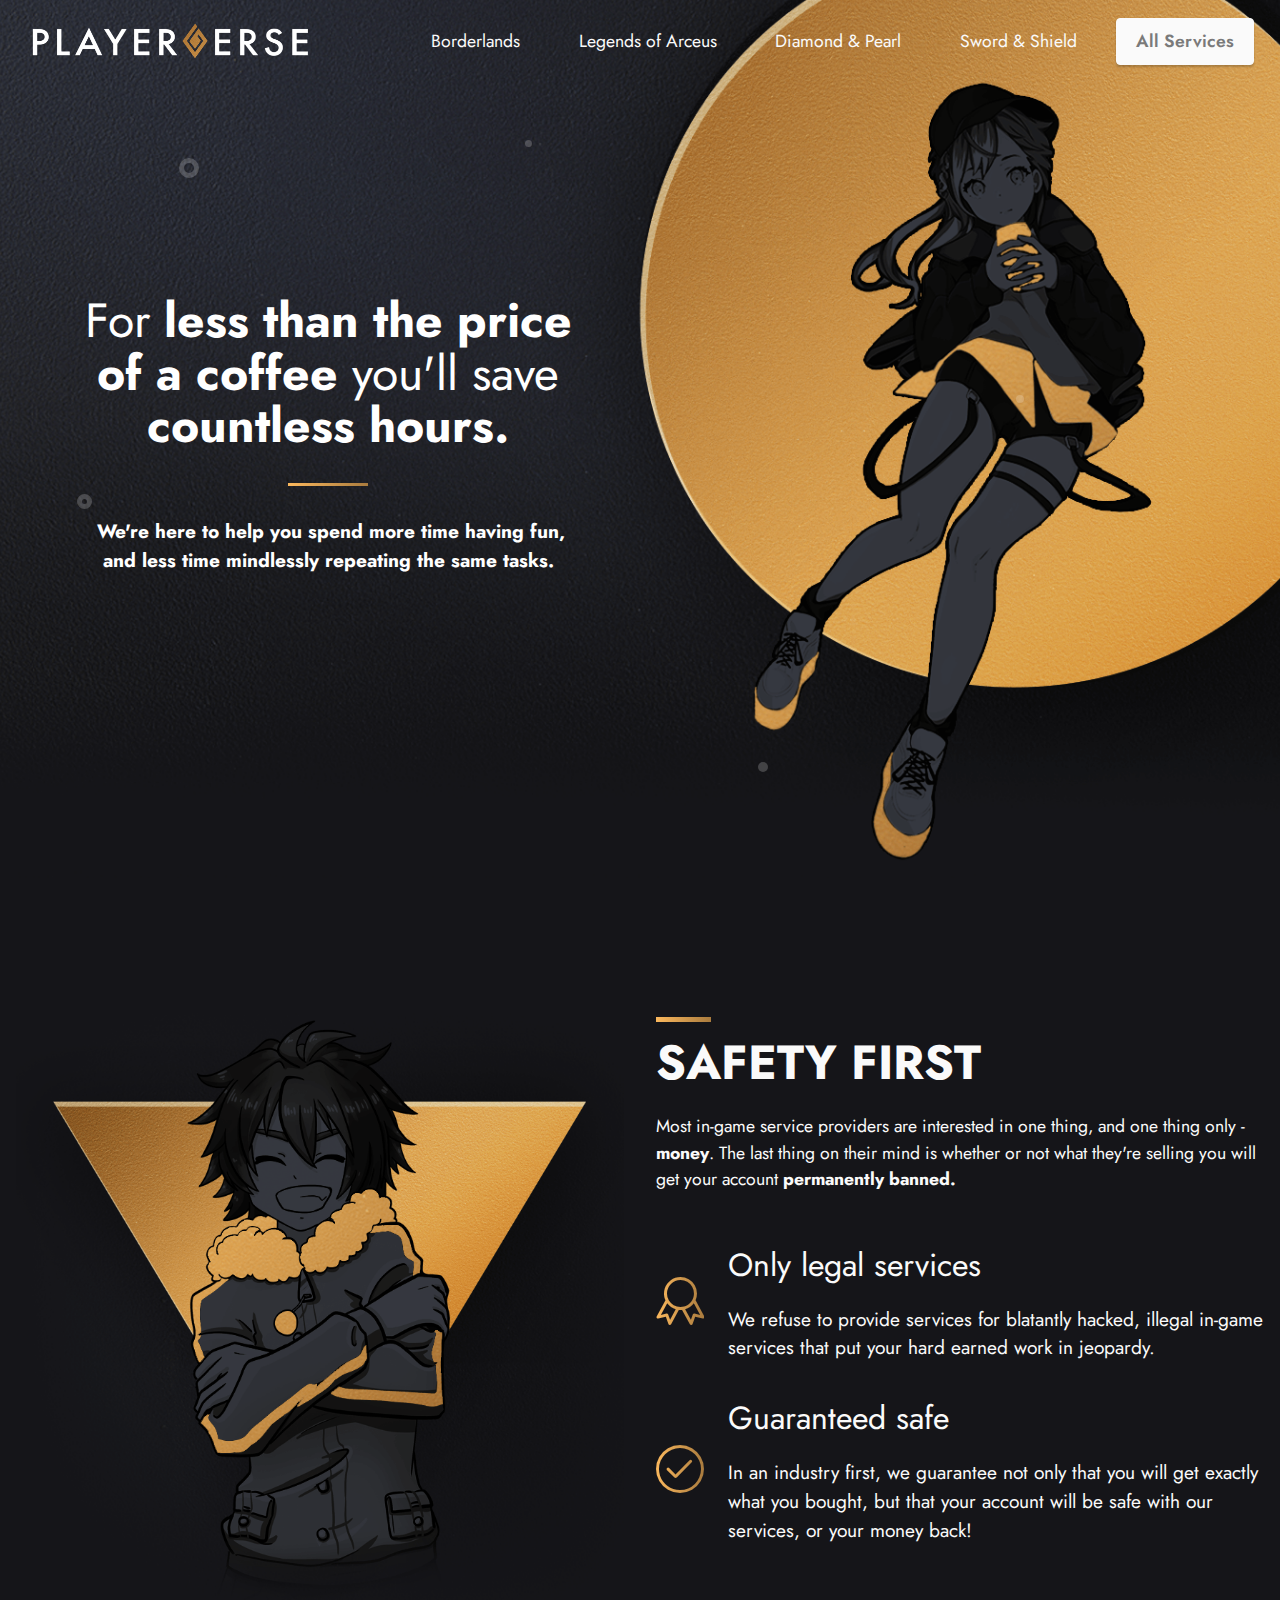
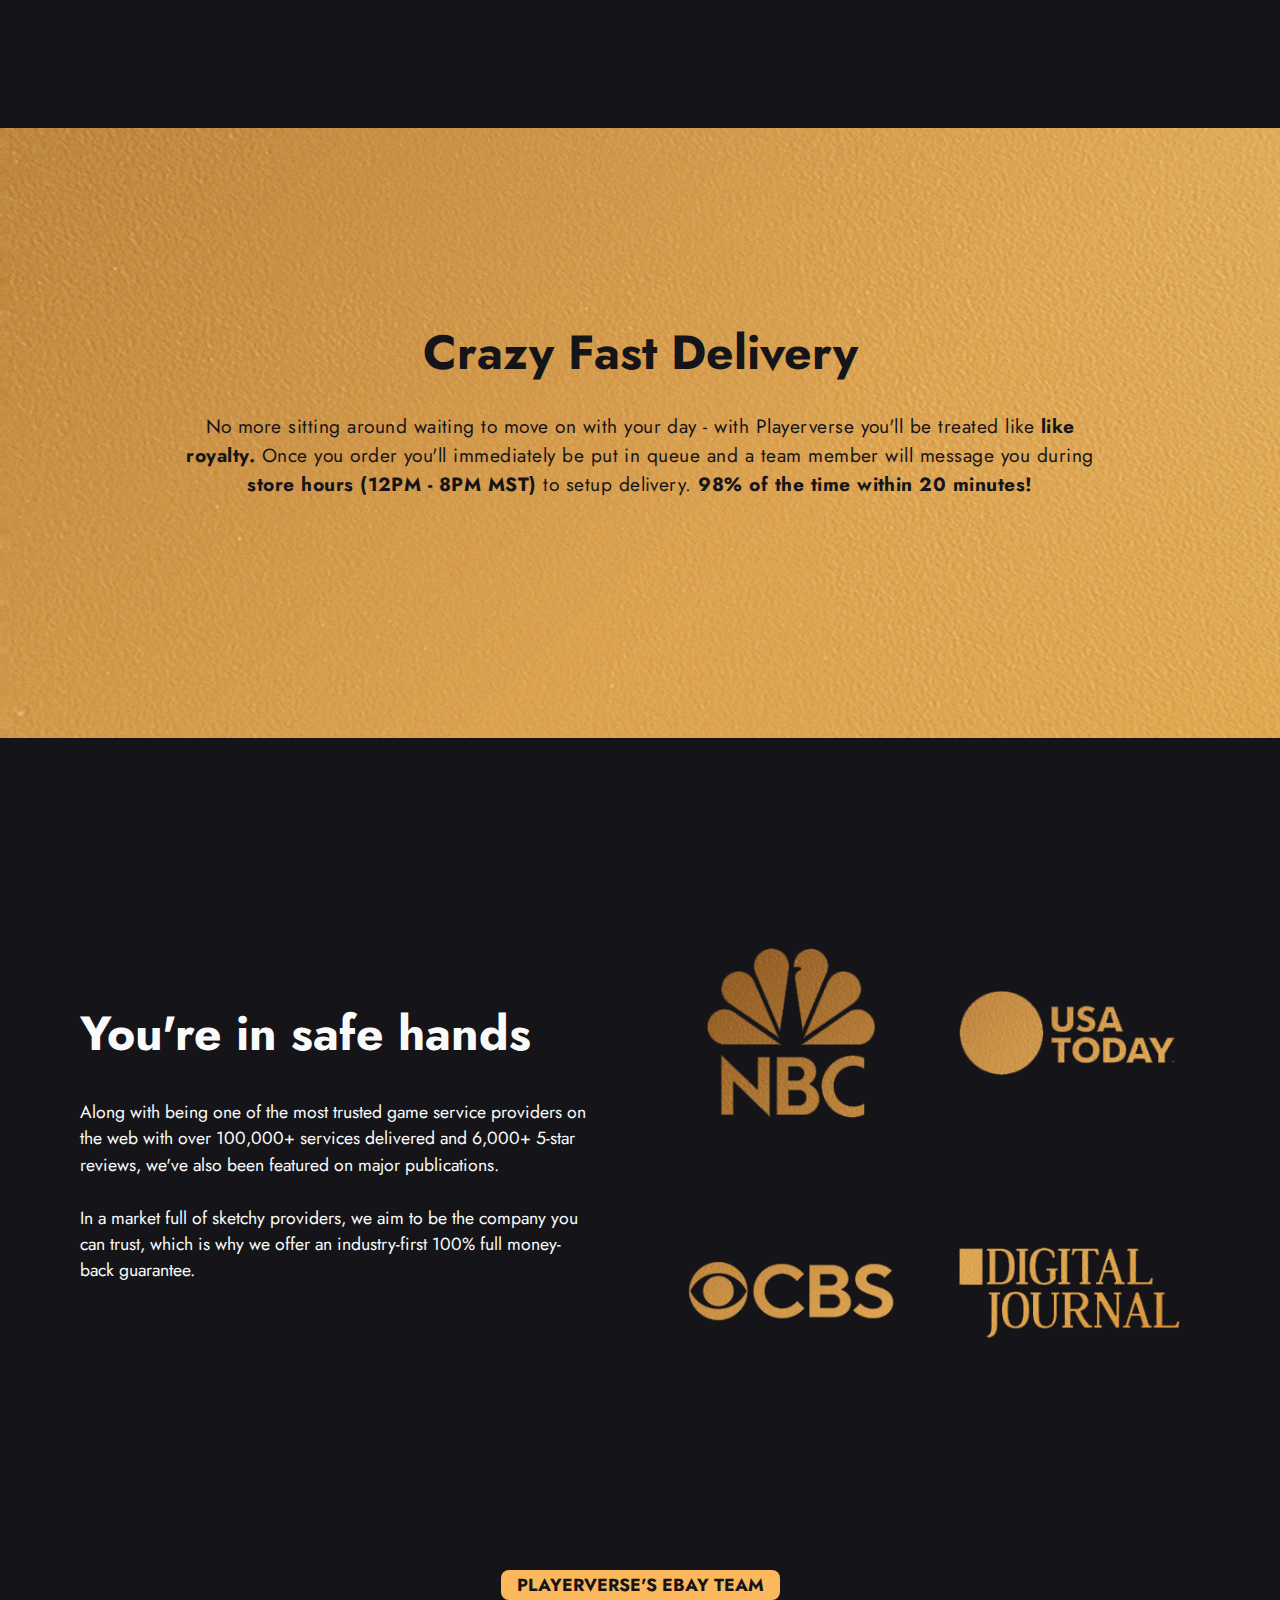
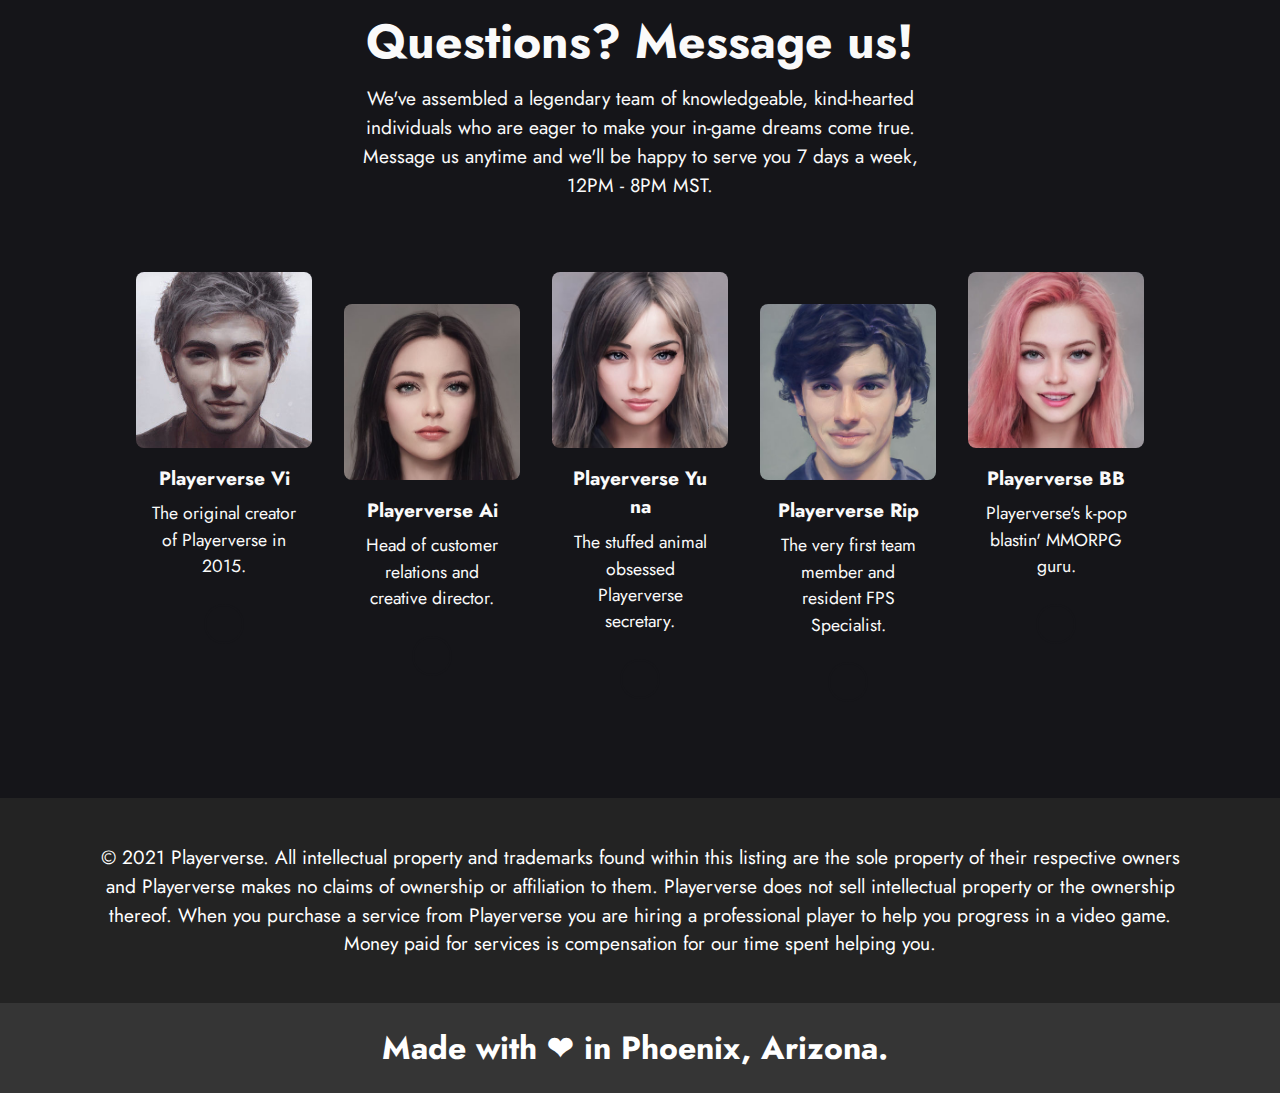
<file: index.html>
<!DOCTYPE html>
<html  >
<head>
  
  <meta charset="UTF-8">
  <meta http-equiv="X-UA-Compatible" content="IE=edge">
  
  <meta name="viewport" content="width=device-width, initial-scale=1, minimum-scale=1">
  <link rel="shortcut icon" href="assets/images/playerverse-light-logo-gold-3-727x121.png" type="image/x-icon">
  <meta name="description" content="">
  
  
  <title>Home</title>
  <link rel="stylesheet" href="assets/web/assets/mobirise-icons/mobirise-icons.css">
  <link rel="stylesheet" href="assets/web/assets/mobirise-icons2/mobirise2.css">
  <link rel="stylesheet" href="assets/simple-line-icons/simple-line-icons.css">
  <link rel="stylesheet" href="assets/font-awesome/css/font-awesome.css">
  <link rel="stylesheet" href="assets/tether/tether.min.css">
  <link rel="stylesheet" href="assets/bootstrap/css/bootstrap.min.css">
  <link rel="stylesheet" href="assets/bootstrap/css/bootstrap-grid.min.css">
  <link rel="stylesheet" href="assets/bootstrap/css/bootstrap-reboot.min.css">
  <link rel="stylesheet" href="assets/dropdown/css/style.css">
  <link rel="stylesheet" href="assets/socicon/css/styles.css">
  <link rel="stylesheet" href="assets/theme/css/style.css">
  <link rel="preload" href="https://fonts.googleapis.com/css?family=Jost:100,200,300,400,500,600,700,800,900,100i,200i,300i,400i,500i,600i,700i,800i,900i&display=swap" as="style" onload="this.onload=null;this.rel='stylesheet'">
  <noscript><link rel="stylesheet" href="https://fonts.googleapis.com/css?family=Jost:100,200,300,400,500,600,700,800,900,100i,200i,300i,400i,500i,600i,700i,800i,900i&display=swap"></noscript>
  <link rel="preload" as="style" href="assets/mobirise/css/mbr-additional.css"><link rel="stylesheet" href="assets/mobirise/css/mbr-additional.css" type="text/css">
  
  
  
  
</head>
<body>
  
  <section class="extMenu12 menu cid-sgVbc6rD4p" once="menu" id="extMenu12-x">

	


	<nav class="navbar navbar-dropdown navbar-expand-lg" style="border-top-left-radius:7px;border-top-right-radius:7px;">
		<div class="navbar-brand">
			<span class="navbar-logo">
				<a href="https://www.ebay.com/str/playerverseaccounts">
					<img src="assets/images/playerverse-light-logo-gold-3-727x121.png" alt="" style="height: 3.8rem;">
				</a>
			</span>
			
		</div>
		<button class="navbar-toggler" type="button" data-toggle="collapse" data-target="#navbarSupportedContent" aria-controls="navbarNavAltMarkup" aria-expanded="false" aria-label="Toggle navigation">
			<div class="hamburger">
				<span></span>
				<span></span>
				<span></span>
				<span></span>
			</div>
		</button>
		<div class="collapse navbar-collapse" id="navbarSupportedContent">
			<ul class="navbar-nav nav-dropdown" data-app-modern-menu="true"><li class="nav-item">
					<a class="nav-link link text-white text-primary display-4" href="https://www.ebay.com/str/playerverse">Borderlands</a>
				</li><li class="nav-item"><a class="nav-link link text-white text-primary display-4" href="https://www.ebay.com/str/playerverse">Legends of Arceus</a></li><li class="nav-item"><a class="nav-link link text-white text-primary display-4" href="https://www.ebay.com/str/playerverse">Diamond &amp; Pearl</a></li><li class="nav-item"><a class="nav-link link text-white text-primary display-4" href="https://www.ebay.com/str/playerverse">Sword &amp; Shield</a></li></ul>
			
			<div class="navbar-buttons mbr-section-btn"><a class="btn btn-sm btn-white display-4" href="https://www.ebay.com/str/playerverse">All Services<font face="Moririse2"></font></a></div>
		</div>
	</nav>
</section>

<section class="features2 cid-sgVaAchLVq" id="features2-u">

    

    
    
    
    
    



    <div class="animation__background">

        <div class="big__circle2"></div>
        <div class="big__circle3"></div>
        <div class="circle1"></div>
        <div class="circle2"></div>
        <div class="circle3"></div>
        <div class="circle4"></div>
        <div class="circle5"></div>
    </div>
    
    <div class="container-fluid">
        
    
        
        
        <div class="row main align-items-center">
            <div class="col-md-6 image-element align-self-stretch">
                <div class="img-wrap" style="width: 100%; height: 100%;">
                    <img src="assets/images/038-a-1-750x750.png" alt="">
                </div>
            </div>
            <div class="col-md-6 text-element">
                <div class="text-content">
                    <h2 class="mbr-title pt-2 mbr-fonts-style align-center display-2">For <strong>less than the price of a coffee</strong> you'll save <strong>countless hours.</strong></h2>
                    <div class="underline align-center">
                         <div class="line"></div>
                    </div>
                    <div class="mbr-section-text">
                        <p class="mbr-text pt-3 mbr-light mbr-fonts-style align-center display-7"><strong>&nbsp;We're here to help you spend more time having fun, and less time mindlessly repeating the same tasks.</strong></p>
                    </div>
                    
                </div>
            </div>
        </div>
    </div>          
</section>

<section class="video2 solutionm4_video2 cid-sgLMops8yH" id="video2-5">
    
    
    <div class="container">
        <div class="row jc-sb">
            <div class="col-lg-6 img-col col-md-12 md-pb">


                    <img src="assets/images/darklight-mid-tes-1-850x833.png" alt="">

            </div>
            <div class="col-lg-6 content col-md-12 md-pb">
                <div class="title-wrapper align-left">
                    <div class="line"></div>
                    <h3 class="mbr-section-title mbr-white mbr-semibold pb-3 mbr-fonts-style display-2"><strong>SAFETY FIRST</strong></h3>
                    <p class="mbr-text pb-3 mbr-white mbr-regular mbr-fonts-style display-4">Most in-game service providers are interested in one thing, and one thing only - <strong>money</strong>. The last thing on their mind is whether or not what they're selling you will get your account <strong>permanently banned.</strong></p>
                </div>
                <div class="row">
                    <div class="card p-3 col-12 col-md-12 col-lg-12">
                        <div class="card-wrapper">
                            <div class="icon-wrapper">
                                <span class="mbr-iconfont sli-badge" style="color: rgb(255, 255, 255); fill: rgb(255, 255, 255); font-size: 48px;"></span>
                            </div>
                            <div class="card-box">
                                <h5 class="card-title mbr-regular pb-1 mbr-black mbr-fonts-style display-5">Only legal services</h5>
                                <p class="card-text mbr-regular mbr-black mbr-fonts-style display-7">We refuse to provide services for blatantly hacked, illegal in-game services that put your hard earned work in jeopardy.<br></p>
                            </div>
                        </div>
                    </div>
                    <div class="card p-3 col-12 col-md-6 col-lg-12">
                        <div class="card-wrapper">
                            <div class="icon-wrapper">
                                <span class="mbr-iconfont sli-check" style="color: rgb(255, 255, 255); fill: rgb(255, 255, 255); font-size: 48px;"></span>
                            </div>
                            <div class="card-box">
                                <h5 class="card-title mbr-regular pb-1 mbr-black mbr-fonts-style display-5">Guaranteed safe</h5>
                                <p class="card-text mbr-regular mbr-black mbr-fonts-style display-7">In an industry first, we guarantee not only that you will get exactly what you bought, but that your account will be safe with our services, or your money back!</p>
                            </div>
                        </div>
                    </div>
                </div>
            </div>
        </div>
        <div class="modalWindow" style="display: none;">
            <div class="modalWindow-container">
                <div class="modalWindow-video-container">
                    <div class="modalWindow-video">
                        <iframe width="100%" height="100%" frameborder="0" allowfullscreen="1"></iframe>
                    </div>
                    <a class="close" role="button" data-dismiss="modal">
                        <span aria-hidden="true" class="mbri-close mbr-iconfont closeModal"></span>
                        <span class="sr-only">Close</span>
                    </a>
                </div>
            </div>
        </div>
    </div>
</section>

<section class="extHeader cid-sGincaLanH" id="extHeader30-13">

    

    

    <div class="container align-center">
        <div class="row justify-content-md-center">
            <div class="col-md-10 mbr-white">
                
                
                <h1 class="mbr-section-title align-center my-4 mbr-bold mbr-fonts-style display-2"><div>Crazy Fast Delivery</div></h1>
                <p class="mbr-text align-center py-2 mbr-fonts-style display-7">No more sitting around waiting to move on with your day - with Playerverse you'll be treated like <strong>like royalty.</strong> Once you order you'll immediately be put in queue and a team member will message you during <strong>store hours (12PM - 8PM MST)</strong> to setup delivery. <strong>98% of the time within 20 minutes!</strong><br></p><div><br></div><p></p>
                
            </div>
        </div>
    </div>
    
</section>

<section class="features15 cid-sGioHjGPCC" id="features16-14">

    

    
    <div class="container-fluid">
        <div class="content-wrapper">
            <div class="row align-items-center">
                <div class="col-12 col-lg">
                    <div class="text-wrapper">
                        <h6 class="card-title mbr-fonts-style display-2"><strong>You're in safe hands</strong></h6>
                        <p class="mbr-text mbr-fonts-style mb-4 display-4"><br>Along with being one of the most trusted game service providers on the web with over 100,000+ services delivered and 6,000+ 5-star reviews, we've also been featured on major publications. <br><br>In a market full of sketchy providers, we aim to be the company you can trust, which is why we offer an industry-first 100% full money-back guarantee.<br></p>
                        
                    </div>
                </div>
                <div class="col-12 col-lg-6">
                    <div class="image-wrapper">
                        <img src="assets/images/darklight-vouch-596x579.png" alt="">
                    </div>
                </div>
            </div>
        </div>
    </div>
</section>

<section class="team1 cid-sgOWiBHSC7" id="team01-e">
    
    
    <div class="container-fluid">
        <div class="row justify-content-center pb-4">
            <div class="col-md-10 col-lg-6 col-12">
                <div class="align-wrapper align-center">
                    <h5 class="main-sub-title mbr-fonts-style mb-3 display-4"><strong>PLAYERVERSE'S EBAY TEAM</strong></h5>
                </div>

                <h4 class="mbr-section-title mbr-fonts-style align-center mb-3 display-2"><strong>Questions? Message us!</strong></h4>

                <h5 class="mbr-section-subtitle mbr-fonts-style align-center mb-5 display-7">We've assembled a legendary team of knowledgeable, kind-hearted individuals who are eager to make your in-game dreams come true. Message us anytime and we'll be happy to serve you 7 days a week, 12PM - 8PM MST.</h5>
            </div>
        </div>
        <div class="row justify-content-center">
            <div class="col-12 col-md-4 col-lg-2">
                <div class="card-wrapper">
                    <div class="img-wrapper">
                        <a class="img-icon" href="#" target="_blank">
                            <span class="p-2 mbr-iconfont mobi-mbri-right mobi-mbri"></span>
                        </a>
                        <img src="assets/images/e91a4bed2a6bae6e2-300x300.jpg" alt="">
                    </div>
                    <div class="card-box align-center">
                        <h4 class="card-title mbr-fonts-style align-center mb-2 display-7">
                            <strong>Playerverse Vi</strong></h4>
                        <p class="mbr-text mbr-fonts-style mb-2 display-4">The original creator of Playerverse in 2015.</p>
                        <div class="icon-wrapper">
                            <a class="iconfont-wrapper" href="#" target="_blank">
                                <span class="icon-bg icon1"></span>
                                <span class="p-2 mbr-iconfont socicon-twitter socicon"></span>
                            </a>
                            
                            
                        </div>
                    </div>
                </div>
            </div>
            <div class="col-12 card2 col-md-4 col-lg-2">
                <div class="card-wrapper">
                    <div class="img-wrapper">
                        <a class="img-icon" href="#" target="_blank">
                            <span class="p-2 mbr-iconfont mobi-mbri-right mobi-mbri"></span>
                        </a>
                        <img src="assets/images/c4f3176a855d7111-385x385.jpg" alt="">
                    </div>
                    <div class="card-box align-center">
                        <h4 class="card-title mbr-fonts-style align-center mb-2 display-7"><strong>Playerverse&nbsp;</strong><strong>Ai</strong></h4>
                        <p class="mbr-text mbr-fonts-style mb-2 display-4">
                            Head of customer relations and creative director.</p>
                        <div class="icon-wrapper">
                            <a class="iconfont-wrapper" href="#" target="_blank">
                                <span class="icon-bg icon1"></span>
                                <span class="p-2 mbr-iconfont socicon-twitter socicon"></span>
                            </a>
                            
                            
                        </div>
                    </div>
                </div>
            </div>
            <div class="col-12 col-md-4 col-lg-2">
                <div class="card-wrapper">
                    <div class="img-wrapper">
                        <a class="img-icon" href="#" target="_blank">
                            <span class="p-2 mbr-iconfont mobi-mbri-right mobi-mbri"></span>
                        </a>
                        <img src="assets/images/3c302fee5a40d3a4-385x385.jpg" alt="">
                    </div>
                    <div class="card-box align-center">
                        <h4 class="card-title mbr-fonts-style align-center mb-2 display-7"><strong>Playerverse&nbsp;</strong><strong>Yuna</strong></h4>
                        <p class="mbr-text mbr-fonts-style mb-2 display-4">The stuffed animal obsessed Playerverse secretary. </p>
                        <div class="icon-wrapper">
                            <a class="iconfont-wrapper" href="#" target="_blank">
                                <span class="icon-bg icon1"></span>
                                <span class="p-2 mbr-iconfont socicon-twitter socicon"></span>
                            </a>
                            
                            
                        </div>
                    </div>
                </div>
            </div>
            <div class="col-12 card2 col-md-4 col-lg-2">
                <div class="card-wrapper">
                    <div class="img-wrapper">
                        <a class="img-icon" href="#" target="_blank">
                            <span class="p-2 mbr-iconfont mobi-mbri-right mobi-mbri"></span>
                        </a>
                        <img src="assets/images/4c8e24a00573300f-385x385.jpg" alt="">
                    </div>
                    <div class="card-box align-center">
                        <h4 class="card-title mbr-fonts-style align-center mb-2 display-7"><strong>Playerverse Rip</strong></h4>
                        <p class="mbr-text mbr-fonts-style mb-2 display-4">
                            The very first team member and resident FPS Specialist.</p>
                        <div class="icon-wrapper">
                            <a class="iconfont-wrapper" href="#" target="_blank">
                                <span class="icon-bg icon1"></span>
                                <span class="p-2 mbr-iconfont socicon-twitter socicon"></span>
                            </a>
                            
                            
                        </div>
                    </div>
                </div>
            </div>
            <div class="col-12 col-md-4 col-lg-2">
                <div class="card-wrapper">
                    <div class="img-wrapper">
                        <a class="img-icon" href="#" target="_blank">
                            <span class="p-2 mbr-iconfont mobi-mbri-right mobi-mbri"></span>
                        </a>
                        <img src="assets/images/5bf1136a2a70fe12-385x385.jpg" alt="">
                    </div>
                    <div class="card-box align-center">
                        <h4 class="card-title mbr-fonts-style align-center mb-2 display-7"><strong>Playerverse BB</strong></h4>
                        <p class="mbr-text mbr-fonts-style mb-2 display-4">
                            Playerverse's k-pop blastin' MMORPG guru.</p>
                        <div class="icon-wrapper">
                            <a class="iconfont-wrapper" href="#" target="_blank">
                                <span class="icon-bg icon1"></span>
                                <span class="p-2 mbr-iconfont socicon-twitter socicon"></span>
                            </a>
                            
                            
                        </div>
                    </div>
                </div>
            </div>
            
        </div>
    </div>
</section>

<section class="footer7 cid-sgPkEng0ZR" once="footers" id="footer7-l">

    

    

    <div class="container" style="padding: 0px;border-bottom-left-radius:7px;border-bottom-right-radius:7px;">
        <div class="media-container-row align-center mbr-white">
            <div class="col-12">
                <p class="mbr-text mb-0 mbr-fonts-style display-7">© 2021 Playerverse. All intellectual property and trademarks found within this listing are the sole property of their respective owners and Playerverse makes no claims of ownership or affiliation to them. Playerverse does not sell intellectual property or the ownership thereof. When you purchase a service from Playerverse you are hiring a professional player to help you progress in a video game. Money paid for services is compensation for our time spent helping you.<br></p>
            </div>
        </div>
    </div>
</section>

<section class="info3 cid-sgPJkNtSpx" id="info3-q">

    

    
    <div class="container-fluid">
        <div class="row justify-content-center">
            <div class="card col-12 col-lg-10">
                <div class="card-wrapper">
                    <div class="card-box align-center">
                        <h5 class="card-title mbr-fonts-style align-center mb-4 display-5" style="margin:5px !important;"><strong>Made with ❤ in Phoenix, Arizona.&nbsp;</strong></h5>

                        
                    </div>
                </div>
            </div>
        </div>
    </div>
</section>


<script src="assets/web/assets/jquery/jquery.min.js"></script>
  <script src="assets/popper/popper.min.js"></script>
  <script src="assets/tether/tether.min.js"></script>
  <script src="assets/bootstrap/js/bootstrap.min.js"></script>
  <script src="assets/smoothscroll/smooth-scroll.js"></script>
  <script src="assets/dropdown/js/nav-dropdown.js"></script>
  <script src="assets/dropdown/js/navbar-dropdown.js"></script>
  <script src="assets/touchswipe/jquery.touch-swipe.min.js"></script>
  <script src="assets/playervimeo/vimeo_player.js"></script>
  <script src="assets/theme/js/script.js"></script>
  
  
  
</body>
</html>
</file>
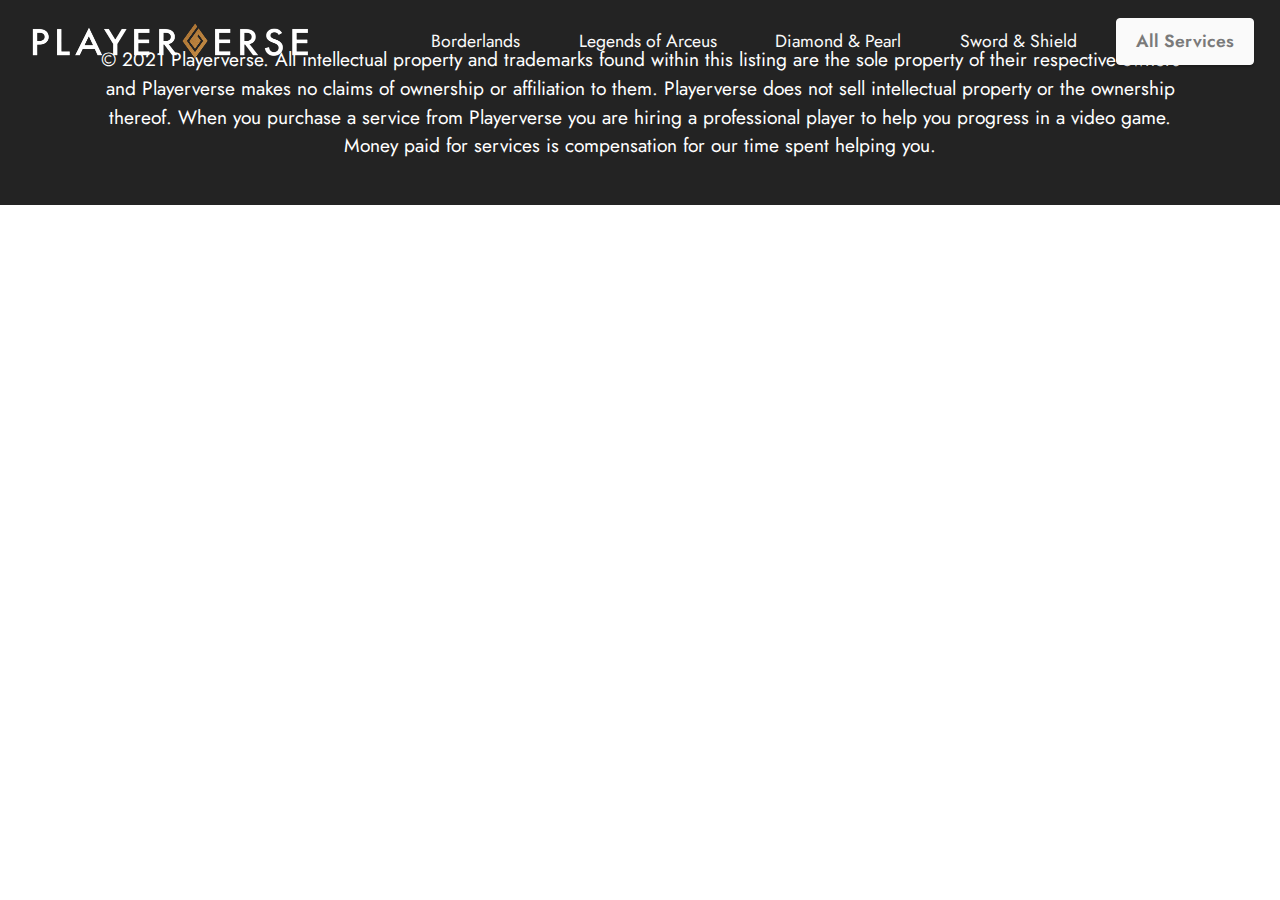
<file: page1.html>
<!DOCTYPE html>
<html  >
<head>
  
  <meta charset="UTF-8">
  <meta http-equiv="X-UA-Compatible" content="IE=edge">
  
  <meta name="viewport" content="width=device-width, initial-scale=1, minimum-scale=1">
  <link rel="shortcut icon" href="assets/images/playerverse-light-logo-gold-3-727x121.png" type="image/x-icon">
  <meta name="description" content="">
  
  
  <title>Page 1</title>
  <link rel="stylesheet" href="assets/web/assets/mobirise-icons/mobirise-icons.css">
  <link rel="stylesheet" href="assets/tether/tether.min.css">
  <link rel="stylesheet" href="assets/bootstrap/css/bootstrap.min.css">
  <link rel="stylesheet" href="assets/bootstrap/css/bootstrap-grid.min.css">
  <link rel="stylesheet" href="assets/bootstrap/css/bootstrap-reboot.min.css">
  <link rel="stylesheet" href="assets/dropdown/css/style.css">
  <link rel="stylesheet" href="assets/socicon/css/styles.css">
  <link rel="stylesheet" href="assets/theme/css/style.css">
  <link rel="preload" href="https://fonts.googleapis.com/css?family=Jost:100,200,300,400,500,600,700,800,900,100i,200i,300i,400i,500i,600i,700i,800i,900i&display=swap" as="style" onload="this.onload=null;this.rel='stylesheet'">
  <noscript><link rel="stylesheet" href="https://fonts.googleapis.com/css?family=Jost:100,200,300,400,500,600,700,800,900,100i,200i,300i,400i,500i,600i,700i,800i,900i&display=swap"></noscript>
  <link rel="preload" as="style" href="assets/mobirise/css/mbr-additional.css"><link rel="stylesheet" href="assets/mobirise/css/mbr-additional.css" type="text/css">
  
  
  
  
</head>
<body>
  
  <section class="extMenu12 menu cid-sgVbc6rD4p" once="menu" id="extMenu12-x">

	


	<nav class="navbar navbar-dropdown navbar-expand-lg" style="border-top-left-radius:7px;border-top-right-radius:7px;">
		<div class="navbar-brand">
			<span class="navbar-logo">
				<a href="https://www.ebay.com/str/playerverseaccounts">
					<img src="assets/images/playerverse-light-logo-gold-3-727x121.png" alt="" style="height: 3.8rem;">
				</a>
			</span>
			
		</div>
		<button class="navbar-toggler" type="button" data-toggle="collapse" data-target="#navbarSupportedContent" aria-controls="navbarNavAltMarkup" aria-expanded="false" aria-label="Toggle navigation">
			<div class="hamburger">
				<span></span>
				<span></span>
				<span></span>
				<span></span>
			</div>
		</button>
		<div class="collapse navbar-collapse" id="navbarSupportedContent">
			<ul class="navbar-nav nav-dropdown" data-app-modern-menu="true"><li class="nav-item">
					<a class="nav-link link text-white text-primary display-4" href="https://www.ebay.com/str/playerverse">Borderlands</a>
				</li><li class="nav-item"><a class="nav-link link text-white text-primary display-4" href="https://www.ebay.com/str/playerverse">Legends of Arceus</a></li><li class="nav-item"><a class="nav-link link text-white text-primary display-4" href="https://www.ebay.com/str/playerverse">Diamond &amp; Pearl</a></li><li class="nav-item"><a class="nav-link link text-white text-primary display-4" href="https://www.ebay.com/str/playerverse">Sword &amp; Shield</a></li></ul>
			
			<div class="navbar-buttons mbr-section-btn"><a class="btn btn-sm btn-white display-4" href="https://www.ebay.com/str/playerverse">All Services<font face="Moririse2"></font></a></div>
		</div>
	</nav>
</section>

<section class="footer7 cid-sgPkEng0ZR" once="footers" id="footer7-l">

    

    

    <div class="container" style="padding: 0px;border-bottom-left-radius:7px;border-bottom-right-radius:7px;">
        <div class="media-container-row align-center mbr-white">
            <div class="col-12">
                <p class="mbr-text mb-0 mbr-fonts-style display-7">© 2021 Playerverse. All intellectual property and trademarks found within this listing are the sole property of their respective owners and Playerverse makes no claims of ownership or affiliation to them. Playerverse does not sell intellectual property or the ownership thereof. When you purchase a service from Playerverse you are hiring a professional player to help you progress in a video game. Money paid for services is compensation for our time spent helping you.<br></p>
            </div>
        </div>
    </div>
</section>


<script src="assets/web/assets/jquery/jquery.min.js"></script>
  <script src="assets/popper/popper.min.js"></script>
  <script src="assets/tether/tether.min.js"></script>
  <script src="assets/bootstrap/js/bootstrap.min.js"></script>
  <script src="assets/smoothscroll/smooth-scroll.js"></script>
  <script src="assets/dropdown/js/nav-dropdown.js"></script>
  <script src="assets/dropdown/js/navbar-dropdown.js"></script>
  <script src="assets/touchswipe/jquery.touch-swipe.min.js"></script>
  <script src="assets/theme/js/script.js"></script>
  
  
  
</body>
</html>
</file>
<file: assets/web/assets/mobirise-icons/mobirise-icons.css>
@font-face {
  font-family: 'MobiriseIcons';
  src:  url('mobirise-icons.eot?spat4u');
  src:  url('mobirise-icons.eot?spat4u#iefix') format('embedded-opentype'),
    url('mobirise-icons.ttf?spat4u') format('truetype'),
    url('mobirise-icons.woff?spat4u') format('woff'),
    url('mobirise-icons.svg?spat4u#MobiriseIcons') format('svg');
  font-weight: normal;
  font-style: normal;
  font-display: swap;
}

[class^="mbri-"], [class*=" mbri-"] {
  /* use !important to prevent issues with browser extensions that change fonts */
  font-family: MobiriseIcons !important;
  speak: none;
  font-style: normal;
  font-weight: normal;
  font-variant: normal;
  text-transform: none;
  line-height: 1;

  /* Better Font Rendering =========== */
  -webkit-font-smoothing: antialiased;
  -moz-osx-font-smoothing: grayscale;
}

.mbri-add-submenu:before {
  content: "\e900";
}
.mbri-alert:before {
  content: "\e901";
}
.mbri-align-center:before {
  content: "\e902";
}
.mbri-align-justify:before {
  content: "\e903";
}
.mbri-align-left:before {
  content: "\e904";
}
.mbri-align-right:before {
  content: "\e905";
}
.mbri-android:before {
  content: "\e906";
}
.mbri-apple:before {
  content: "\e907";
}
.mbri-arrow-down:before {
  content: "\e908";
}
.mbri-arrow-next:before {
  content: "\e909";
}
.mbri-arrow-prev:before {
  content: "\e90a";
}
.mbri-arrow-up:before {
  content: "\e90b";
}
.mbri-bold:before {
  content: "\e90c";
}
.mbri-bookmark:before {
  content: "\e90d";
}
.mbri-bootstrap:before {
  content: "\e90e";
}
.mbri-briefcase:before {
  content: "\e90f";
}
.mbri-browse:before {
  content: "\e910";
}
.mbri-bulleted-list:before {
  content: "\e911";
}
.mbri-calendar:before {
  content: "\e912";
}
.mbri-camera:before {
  content: "\e913";
}
.mbri-cart-add:before {
  content: "\e914";
}
.mbri-cart-full:before {
  content: "\e915";
}
.mbri-cash:before {
  content: "\e916";
}
.mbri-change-style:before {
  content: "\e917";
}
.mbri-chat:before {
  content: "\e918";
}
.mbri-clock:before {
  content: "\e919";
}
.mbri-close:before {
  content: "\e91a";
}
.mbri-cloud:before {
  content: "\e91b";
}
.mbri-code:before {
  content: "\e91c";
}
.mbri-contact-form:before {
  content: "\e91d";
}
.mbri-credit-card:before {
  content: "\e91e";
}
.mbri-cursor-click:before {
  content: "\e91f";
}
.mbri-cust-feedback:before {
  content: "\e920";
}
.mbri-database:before {
  content: "\e921";
}
.mbri-delivery:before {
  content: "\e922";
}
.mbri-desktop:before {
  content: "\e923";
}
.mbri-devices:before {
  content: "\e924";
}
.mbri-down:before {
  content: "\e925";
}
.mbri-download:before {
  content: "\e989";
}
.mbri-drag-n-drop:before {
  content: "\e927";
}
.mbri-drag-n-drop2:before {
  content: "\e928";
}
.mbri-edit:before {
  content: "\e929";
}
.mbri-edit2:before {
  content: "\e92a";
}
.mbri-error:before {
  content: "\e92b";
}
.mbri-extension:before {
  content: "\e92c";
}
.mbri-features:before {
  content: "\e92d";
}
.mbri-file:before {
  content: "\e92e";
}
.mbri-flag:before {
  content: "\e92f";
}
.mbri-folder:before {
  content: "\e930";
}
.mbri-gift:before {
  content: "\e931";
}
.mbri-github:before {
  content: "\e932";
}
.mbri-globe:before {
  content: "\e933";
}
.mbri-globe-2:before {
  content: "\e934";
}
.mbri-growing-chart:before {
  content: "\e935";
}
.mbri-hearth:before {
  content: "\e936";
}
.mbri-help:before {
  content: "\e937";
}
.mbri-home:before {
  content: "\e938";
}
.mbri-hot-cup:before {
  content: "\e939";
}
.mbri-idea:before {
  content: "\e93a";
}
.mbri-image-gallery:before {
  content: "\e93b";
}
.mbri-image-slider:before {
  content: "\e93c";
}
.mbri-info:before {
  content: "\e93d";
}
.mbri-italic:before {
  content: "\e93e";
}
.mbri-key:before {
  content: "\e93f";
}
.mbri-laptop:before {
  content: "\e940";
}
.mbri-layers:before {
  content: "\e941";
}
.mbri-left-right:before {
  content: "\e942";
}
.mbri-left:before {
  content: "\e943";
}
.mbri-letter:before {
  content: "\e944";
}
.mbri-like:before {
  content: "\e945";
}
.mbri-link:before {
  content: "\e946";
}
.mbri-lock:before {
  content: "\e947";
}
.mbri-login:before {
  content: "\e948";
}
.mbri-logout:before {
  content: "\e949";
}
.mbri-magic-stick:before {
  content: "\e94a";
}
.mbri-map-pin:before {
  content: "\e94b";
}
.mbri-menu:before {
  content: "\e94c";
}
.mbri-mobile:before {
  content: "\e94d";
}
.mbri-mobile2:before {
  content: "\e94e";
}
.mbri-mobirise:before {
  content: "\e94f";
}
.mbri-more-horizontal:before {
  content: "\e950";
}
.mbri-more-vertical:before {
  content: "\e951";
}
.mbri-music:before {
  content: "\e952";
}
.mbri-new-file:before {
  content: "\e953";
}
.mbri-numbered-list:before {
  content: "\e954";
}
.mbri-opened-folder:before {
  content: "\e955";
}
.mbri-pages:before {
  content: "\e956";
}
.mbri-paper-plane:before {
  content: "\e957";
}
.mbri-paperclip:before {
  content: "\e958";
}
.mbri-photo:before {
  content: "\e959";
}
.mbri-photos:before {
  content: "\e95a";
}
.mbri-pin:before {
  content: "\e95b";
}
.mbri-play:before {
  content: "\e95c";
}
.mbri-plus:before {
  content: "\e95d";
}
.mbri-preview:before {
  content: "\e95e";
}
.mbri-print:before {
  content: "\e95f";
}
.mbri-protect:before {
  content: "\e960";
}
.mbri-question:before {
  content: "\e961";
}
.mbri-quote-left:before {
  content: "\e962";
}
.mbri-quote-right:before {
  content: "\e963";
}
.mbri-refresh:before {
  content: "\e964";
}
.mbri-responsive:before {
  content: "\e965";
}
.mbri-right:before {
  content: "\e966";
}
.mbri-rocket:before {
  content: "\e967";
}
.mbri-sad-face:before {
  content: "\e968";
}
.mbri-sale:before {
  content: "\e969";
}
.mbri-save:before {
  content: "\e96a";
}
.mbri-search:before {
  content: "\e96b";
}
.mbri-setting:before {
  content: "\e96c";
}
.mbri-setting2:before {
  content: "\e96d";
}
.mbri-setting3:before {
  content: "\e96e";
}
.mbri-share:before {
  content: "\e96f";
}
.mbri-shopping-bag:before {
  content: "\e970";
}
.mbri-shopping-basket:before {
  content: "\e971";
}
.mbri-shopping-cart:before {
  content: "\e972";
}
.mbri-sites:before {
  content: "\e973";
}
.mbri-smile-face:before {
  content: "\e974";
}
.mbri-speed:before {
  content: "\e975";
}
.mbri-star:before {
  content: "\e976";
}
.mbri-success:before {
  content: "\e977";
}
.mbri-sun:before {
  content: "\e978";
}
.mbri-sun2:before {
  content: "\e979";
}
.mbri-tablet:before {
  content: "\e97a";
}
.mbri-tablet-vertical:before {
  content: "\e97b";
}
.mbri-target:before {
  content: "\e97c";
}
.mbri-timer:before {
  content: "\e97d";
}
.mbri-to-ftp:before {
  content: "\e97e";
}
.mbri-to-local-drive:before {
  content: "\e97f";
}
.mbri-touch-swipe:before {
  content: "\e980";
}
.mbri-touch:before {
  content: "\e981";
}
.mbri-trash:before {
  content: "\e982";
}
.mbri-underline:before {
  content: "\e983";
}
.mbri-unlink:before {
  content: "\e984";
}
.mbri-unlock:before {
  content: "\e985";
}
.mbri-up-down:before {
  content: "\e986";
}
.mbri-up:before {
  content: "\e987";
}
.mbri-update:before {
  content: "\e988";
}
.mbri-upload:before {
 content: "\e926"; 
}
.mbri-user:before {
  content: "\e98a";
}
.mbri-user2:before {
  content: "\e98b";
}
.mbri-users:before {
  content: "\e98c";
}
.mbri-video:before {
  content: "\e98d";
}
.mbri-video-play:before {
  content: "\e98e";
}
.mbri-watch:before {
  content: "\e98f";
}
.mbri-website-theme:before {
  content: "\e990";
}
.mbri-wifi:before {
  content: "\e991";
}
.mbri-windows:before {
  content: "\e992";
}
.mbri-zoom-out:before {
  content: "\e993";
}
.mbri-redo:before {
  content: "\e994";
}
.mbri-undo:before {
  content: "\e995";
}
</file>
<file: assets/web/assets/mobirise-icons2/mobirise2.css>
@font-face {
  font-family: 'Moririse2';
  font-display: swap;
  src:  url('mobirise2.eot?f2bix4');
  src:  url('mobirise2.eot?f2bix4#iefix') format('embedded-opentype'),
    url('mobirise2.ttf?f2bix4') format('truetype'),
    url('mobirise2.woff?f2bix4') format('woff'),
    url('mobirise2.svg?f2bix4#mobirise2') format('svg');
  font-weight: normal;
  font-style: normal;
}

[class^="mobi-"], [class*=" mobi-"] {
  /* use !important to prevent issues with browser extensions that change fonts */
  font-family: 'Moririse2' !important;
  speak: none;
  font-style: normal;
  font-weight: normal;
  font-variant: normal;
  text-transform: none;
  line-height: 1;

  /* Better Font Rendering =========== */
  -webkit-font-smoothing: antialiased;
  -moz-osx-font-smoothing: grayscale;
}

.mobi-mbri-add-submenu:before {
  content: "\e900";
}
.mobi-mbri-alert:before {
  content: "\e901";
}
.mobi-mbri-align-center:before {
  content: "\e902";
}
.mobi-mbri-align-justify:before {
  content: "\e903";
}
.mobi-mbri-align-left:before {
  content: "\e904";
}
.mobi-mbri-align-right:before {
  content: "\e905";
}
.mobi-mbri-android:before {
  content: "\e906";
}
.mobi-mbri-apple:before {
  content: "\e907";
}
.mobi-mbri-arrow-down:before {
  content: "\e908";
}
.mobi-mbri-arrow-next:before {
  content: "\e909";
}
.mobi-mbri-arrow-prev:before {
  content: "\e90a";
}
.mobi-mbri-arrow-up:before {
  content: "\e90b";
}
.mobi-mbri-bold:before {
  content: "\e90c";
}
.mobi-mbri-bookmark:before {
  content: "\e90d";
}
.mobi-mbri-bootstrap:before {
  content: "\e90e";
}
.mobi-mbri-briefcase:before {
  content: "\e90f";
}
.mobi-mbri-browse:before {
  content: "\e910";
}
.mobi-mbri-bulleted-list:before {
  content: "\e911";
}
.mobi-mbri-calendar:before {
  content: "\e912";
}
.mobi-mbri-camera:before {
  content: "\e913";
}
.mobi-mbri-cart-add:before {
  content: "\e914";
}
.mobi-mbri-cart-full:before {
  content: "\e915";
}
.mobi-mbri-cash:before {
  content: "\e916";
}
.mobi-mbri-change-style:before {
  content: "\e917";
}
.mobi-mbri-chat:before {
  content: "\e918";
}
.mobi-mbri-clock:before {
  content: "\e919";
}
.mobi-mbri-close:before {
  content: "\e91a";
}
.mobi-mbri-cloud:before {
  content: "\e91b";
}
.mobi-mbri-code:before {
  content: "\e91c";
}
.mobi-mbri-contact-form:before {
  content: "\e91d";
}
.mobi-mbri-credit-card:before {
  content: "\e91e";
}
.mobi-mbri-cursor-click:before {
  content: "\e91f";
}
.mobi-mbri-cust-feedback:before {
  content: "\e920";
}
.mobi-mbri-database:before {
  content: "\e921";
}
.mobi-mbri-delivery:before {
  content: "\e922";
}
.mobi-mbri-desktop:before {
  content: "\e923";
}
.mobi-mbri-devices:before {
  content: "\e924";
}
.mobi-mbri-down:before {
  content: "\e925";
}
.mobi-mbri-download-2:before {
  content: "\e926";
}
.mobi-mbri-download:before {
  content: "\e927";
}
.mobi-mbri-drag-n-drop-2:before {
  content: "\e928";
}
.mobi-mbri-drag-n-drop:before {
  content: "\e929";
}
.mobi-mbri-edit-2:before {
  content: "\e92a";
}
.mobi-mbri-edit:before {
  content: "\e92b";
}
.mobi-mbri-error:before {
  content: "\e92c";
}
.mobi-mbri-extension:before {
  content: "\e92d";
}
.mobi-mbri-features:before {
  content: "\e92e";
}
.mobi-mbri-file:before {
  content: "\e92f";
}
.mobi-mbri-flag:before {
  content: "\e930";
}
.mobi-mbri-folder:before {
  content: "\e931";
}
.mobi-mbri-gift:before {
  content: "\e932";
}
.mobi-mbri-github:before {
  content: "\e933";
}
.mobi-mbri-globe-2:before {
  content: "\e934";
}
.mobi-mbri-globe:before {
  content: "\e935";
}
.mobi-mbri-growing-chart:before {
  content: "\e936";
}
.mobi-mbri-hearth:before {
  content: "\e937";
}
.mobi-mbri-help:before {
  content: "\e938";
}
.mobi-mbri-home:before {
  content: "\e939";
}
.mobi-mbri-hot-cup:before {
  content: "\e93a";
}
.mobi-mbri-idea:before {
  content: "\e93b";
}
.mobi-mbri-image-gallery:before {
  content: "\e93c";
}
.mobi-mbri-image-slider:before {
  content: "\e93d";
}
.mobi-mbri-info:before {
  content: "\e93e";
}
.mobi-mbri-italic:before {
  content: "\e93f";
}
.mobi-mbri-key:before {
  content: "\e940";
}
.mobi-mbri-laptop:before {
  content: "\e941";
}
.mobi-mbri-layers:before {
  content: "\e942";
}
.mobi-mbri-left-right:before {
  content: "\e943";
}
.mobi-mbri-left:before {
  content: "\e944";
}
.mobi-mbri-letter:before {
  content: "\e945";
}
.mobi-mbri-like:before {
  content: "\e946";
}
.mobi-mbri-link:before {
  content: "\e947";
}
.mobi-mbri-lock:before {
  content: "\e948";
}
.mobi-mbri-login:before {
  content: "\e949";
}
.mobi-mbri-logout:before {
  content: "\e94a";
}
.mobi-mbri-magic-stick:before {
  content: "\e94b";
}
.mobi-mbri-map-pin:before {
  content: "\e94c";
}
.mobi-mbri-menu:before {
  content: "\e94d";
}
.mobi-mbri-mobile-2:before {
  content: "\e94e";
}
.mobi-mbri-mobile-horizontal:before {
  content: "\e94f";
}
.mobi-mbri-mobile:before {
  content: "\e950";
}
.mobi-mbri-mobirise:before {
  content: "\e951";
}
.mobi-mbri-more-horizontal:before {
  content: "\e952";
}
.mobi-mbri-more-vertical:before {
  content: "\e953";
}
.mobi-mbri-music:before {
  content: "\e954";
}
.mobi-mbri-new-file:before {
  content: "\e955";
}
.mobi-mbri-numbered-list:before {
  content: "\e956";
}
.mobi-mbri-opened-folder:before {
  content: "\e957";
}
.mobi-mbri-pages:before {
  content: "\e958";
}
.mobi-mbri-paper-plane:before {
  content: "\e959";
}
.mobi-mbri-paperclip:before {
  content: "\e95a";
}
.mobi-mbri-phone:before {
  content: "\e95b";
}
.mobi-mbri-photo:before {
  content: "\e95c";
}
.mobi-mbri-photos:before {
  content: "\e95d";
}
.mobi-mbri-pin:before {
  content: "\e95e";
}
.mobi-mbri-play:before {
  content: "\e95f";
}
.mobi-mbri-plus:before {
  content: "\e960";
}
.mobi-mbri-preview:before {
  content: "\e961";
}
.mobi-mbri-print:before {
  content: "\e962";
}
.mobi-mbri-protect:before {
  content: "\e963";
}
.mobi-mbri-question:before {
  content: "\e964";
}
.mobi-mbri-quote-left:before {
  content: "\e965";
}
.mobi-mbri-quote-right:before {
  content: "\e966";
}
.mobi-mbri-redo:before {
  content: "\e967";
}
.mobi-mbri-refresh:before {
  content: "\e968";
}
.mobi-mbri-responsive-2:before {
  content: "\e969";
}
.mobi-mbri-responsive:before {
  content: "\e96a";
}
.mobi-mbri-right:before {
  content: "\e96b";
}
.mobi-mbri-rocket:before {
  content: "\e96c";
}
.mobi-mbri-sad-face:before {
  content: "\e96d";
}
.mobi-mbri-sale:before {
  content: "\e96e";
}
.mobi-mbri-save:before {
  content: "\e96f";
}
.mobi-mbri-search:before {
  content: "\e970";
}
.mobi-mbri-setting-2:before {
  content: "\e971";
}
.mobi-mbri-setting-3:before {
  content: "\e972";
}
.mobi-mbri-setting:before {
  content: "\e973";
}
.mobi-mbri-share:before {
  content: "\e974";
}
.mobi-mbri-shopping-bag:before {
  content: "\e975";
}
.mobi-mbri-shopping-basket:before {
  content: "\e976";
}
.mobi-mbri-shopping-cart:before {
  content: "\e977";
}
.mobi-mbri-sites:before {
  content: "\e978";
}
.mobi-mbri-smile-face:before {
  content: "\e979";
}
.mobi-mbri-speed:before {
  content: "\e97a";
}
.mobi-mbri-star:before {
  content: "\e97b";
}
.mobi-mbri-success:before {
  content: "\e97c";
}
.mobi-mbri-sun:before {
  content: "\e97d";
}
.mobi-mbri-sun2:before {
  content: "\e97e";
}
.mobi-mbri-tablet-vertical:before {
  content: "\e97f";
}
.mobi-mbri-tablet:before {
  content: "\e980";
}
.mobi-mbri-target:before {
  content: "\e981";
}
.mobi-mbri-timer:before {
  content: "\e982";
}
.mobi-mbri-to-ftp:before {
  content: "\e983";
}
.mobi-mbri-to-local-drive:before {
  content: "\e984";
}
.mobi-mbri-touch-swipe:before {
  content: "\e985";
}
.mobi-mbri-touch:before {
  content: "\e986";
}
.mobi-mbri-trash:before {
  content: "\e987";
}
.mobi-mbri-underline:before {
  content: "\e988";
}
.mobi-mbri-undo:before {
  content: "\e989";
}
.mobi-mbri-unlink:before {
  content: "\e98a";
}
.mobi-mbri-unlock:before {
  content: "\e98b";
}
.mobi-mbri-up-down:before {
  content: "\e98c";
}
.mobi-mbri-up:before {
  content: "\e98d";
}
.mobi-mbri-update:before {
  content: "\e98e";
}
.mobi-mbri-upload-2:before {
  content: "\e98f";
}
.mobi-mbri-upload:before {
  content: "\e990";
}
.mobi-mbri-user-2:before {
  content: "\e991";
}
.mobi-mbri-user:before {
  content: "\e992";
}
.mobi-mbri-users:before {
  content: "\e993";
}
.mobi-mbri-video-play:before {
  content: "\e994";
}
.mobi-mbri-video:before {
  content: "\e995";
}
.mobi-mbri-watch:before {
  content: "\e996";
}
.mobi-mbri-website-theme-2:before {
  content: "\e997";
}
.mobi-mbri-website-theme:before {
  content: "\e998";
}
.mobi-mbri-wifi:before {
  content: "\e999";
}
.mobi-mbri-windows:before {
  content: "\e99a";
}
.mobi-mbri-zoom-in:before {
  content: "\e99b";
}
.mobi-mbri-zoom-out:before {
  content: "\e99c";
}
</file>
<file: assets/simple-line-icons/simple-line-icons.css>
@font-face {
  font-family: 'simple-line-icons';
  src: url('fonts/simple-line-icons.eot?v=2.4.0');
  src: url('fonts/simple-line-icons.eot?v=2.4.0#iefix') format('embedded-opentype'), url('fonts/simple-line-icons.woff2?v=2.4.0') format('woff2'), url('fonts/simple-line-icons.ttf?v=2.4.0') format('truetype'), url('fonts/simple-line-icons.woff?v=2.4.0') format('woff'), url('fonts/simple-line-icons.svg?v=2.4.0#simple-line-icons') format('svg');
  font-weight: normal;
  font-style: normal;
}
/*
 use the following css code if you want to have a class per icon.
 instead of a list of all class selectors, you can use the generic [class*="icon-"] selector, but it's slower:
*/
.sli-user,
.sli-people,
.sli-user-female,
.sli-user-follow,
.sli-user-following,
.sli-user-unfollow,
.sli-login,
.sli-logout,
.sli-emotsmile,
.sli-phone,
.sli-call-end,
.sli-call-in,
.sli-call-out,
.sli-map,
.sli-location-pin,
.sli-direction,
.sli-directions,
.sli-compass,
.sli-layers,
.sli-menu,
.sli-list,
.sli-options-vertical,
.sli-options,
.sli-arrow-down,
.sli-arrow-left,
.sli-arrow-right,
.sli-arrow-up,
.sli-arrow-up-circle,
.sli-arrow-left-circle,
.sli-arrow-right-circle,
.sli-arrow-down-circle,
.sli-check,
.sli-clock,
.sli-plus,
.sli-minus,
.sli-close,
.sli-event,
.sli-exclamation,
.sli-organization,
.sli-trophy,
.sli-screen-smartphone,
.sli-screen-desktop,
.sli-plane,
.sli-notebook,
.sli-mustache,
.sli-mouse,
.sli-magnet,
.sli-energy,
.sli-disc,
.sli-cursor,
.sli-cursor-move,
.sli-crop,
.sli-chemistry,
.sli-speedometer,
.sli-shield,
.sli-screen-tablet,
.sli-magic-wand,
.sli-hourglass,
.sli-graduation,
.sli-ghost,
.sli-game-controller,
.sli-fire,
.sli-eyeglass,
.sli-envelope-open,
.sli-envelope-letter,
.sli-bell,
.sli-badge,
.sli-anchor,
.sli-wallet,
.sli-vector,
.sli-speech,
.sli-puzzle,
.sli-printer,
.sli-present,
.sli-playlist,
.sli-pin,
.sli-picture,
.sli-handbag,
.sli-globe-alt,
.sli-globe,
.sli-folder-alt,
.sli-folder,
.sli-film,
.sli-feed,
.sli-drop,
.sli-drawer,
.sli-docs,
.sli-doc,
.sli-diamond,
.sli-cup,
.sli-calculator,
.sli-bubbles,
.sli-briefcase,
.sli-book-open,
.sli-basket-loaded,
.sli-basket,
.sli-bag,
.sli-action-undo,
.sli-action-redo,
.sli-wrench,
.sli-umbrella,
.sli-trash,
.sli-tag,
.sli-support,
.sli-frame,
.sli-size-fullscreen,
.sli-size-actual,
.sli-shuffle,
.sli-share-alt,
.sli-share,
.sli-rocket,
.sli-question,
.sli-pie-chart,
.sli-pencil,
.sli-note,
.sli-loop,
.sli-home,
.sli-grid,
.sli-graph,
.sli-microphone,
.sli-music-tone-alt,
.sli-music-tone,
.sli-earphones-alt,
.sli-earphones,
.sli-equalizer,
.sli-like,
.sli-dislike,
.sli-control-start,
.sli-control-rewind,
.sli-control-play,
.sli-control-pause,
.sli-control-forward,
.sli-control-end,
.sli-volume-1,
.sli-volume-2,
.sli-volume-off,
.sli-calendar,
.sli-bulb,
.sli-chart,
.sli-ban,
.sli-bubble,
.sli-camrecorder,
.sli-camera,
.sli-cloud-download,
.sli-cloud-upload,
.sli-envelope,
.sli-eye,
.sli-flag,
.sli-heart,
.sli-info,
.sli-key,
.sli-link,
.sli-lock,
.sli-lock-open,
.sli-magnifier,
.sli-magnifier-add,
.sli-magnifier-remove,
.sli-paper-clip,
.sli-paper-plane,
.sli-power,
.sli-refresh,
.sli-reload,
.sli-settings,
.sli-star,
.sli-symbol-female,
.sli-symbol-male,
.sli-target,
.sli-credit-card,
.sli-paypal,
.sli-social-tumblr,
.sli-social-twitter,
.sli-social-facebook,
.sli-social-instagram,
.sli-social-linkedin,
.sli-social-pinterest,
.sli-social-github,
.sli-social-google,
.sli-social-reddit,
.sli-social-skype,
.sli-social-dribbble,
.sli-social-behance,
.sli-social-foursqare,
.sli-social-soundcloud,
.sli-social-spotify,
.sli-social-stumbleupon,
.sli-social-youtube,
.sli-social-dropbox,
.sli-social-vkontakte,
.sli-social-steam {
  font-family: 'simple-line-icons';
  speak: none;
  font-style: normal;
  font-weight: normal;
  font-variant: normal;
  text-transform: none;
  line-height: 1;
  /* better font rendering =========== */
  -webkit-font-smoothing: antialiased;
  -moz-osx-font-smoothing: grayscale;
}
.sli-user:before {
  content: "\e005";
}
.sli-people:before {
  content: "\e001";
}
.sli-user-female:before {
  content: "\e000";
}
.sli-user-follow:before {
  content: "\e002";
}
.sli-user-following:before {
  content: "\e003";
}
.sli-user-unfollow:before {
  content: "\e004";
}
.sli-login:before {
  content: "\e066";
}
.sli-logout:before {
  content: "\e065";
}
.sli-emotsmile:before {
  content: "\e021";
}
.sli-phone:before {
  content: "\e600";
}
.sli-call-end:before {
  content: "\e048";
}
.sli-call-in:before {
  content: "\e047";
}
.sli-call-out:before {
  content: "\e046";
}
.sli-map:before {
  content: "\e033";
}
.sli-location-pin:before {
  content: "\e096";
}
.sli-direction:before {
  content: "\e042";
}
.sli-directions:before {
  content: "\e041";
}
.sli-compass:before {
  content: "\e045";
}
.sli-layers:before {
  content: "\e034";
}
.sli-menu:before {
  content: "\e601";
}
.sli-list:before {
  content: "\e067";
}
.sli-options-vertical:before {
  content: "\e602";
}
.sli-options:before {
  content: "\e603";
}
.sli-arrow-down:before {
  content: "\e604";
}
.sli-arrow-left:before {
  content: "\e605";
}
.sli-arrow-right:before {
  content: "\e606";
}
.sli-arrow-up:before {
  content: "\e607";
}
.sli-arrow-up-circle:before {
  content: "\e078";
}
.sli-arrow-left-circle:before {
  content: "\e07a";
}
.sli-arrow-right-circle:before {
  content: "\e079";
}
.sli-arrow-down-circle:before {
  content: "\e07b";
}
.sli-check:before {
  content: "\e080";
}
.sli-clock:before {
  content: "\e081";
}
.sli-plus:before {
  content: "\e095";
}
.sli-minus:before {
  content: "\e615";
}
.sli-close:before {
  content: "\e082";
}
.sli-event:before {
  content: "\e619";
}
.sli-exclamation:before {
  content: "\e617";
}
.sli-organization:before {
  content: "\e616";
}
.sli-trophy:before {
  content: "\e006";
}
.sli-screen-smartphone:before {
  content: "\e010";
}
.sli-screen-desktop:before {
  content: "\e011";
}
.sli-plane:before {
  content: "\e012";
}
.sli-notebook:before {
  content: "\e013";
}
.sli-mustache:before {
  content: "\e014";
}
.sli-mouse:before {
  content: "\e015";
}
.sli-magnet:before {
  content: "\e016";
}
.sli-energy:before {
  content: "\e020";
}
.sli-disc:before {
  content: "\e022";
}
.sli-cursor:before {
  content: "\e06e";
}
.sli-cursor-move:before {
  content: "\e023";
}
.sli-crop:before {
  content: "\e024";
}
.sli-chemistry:before {
  content: "\e026";
}
.sli-speedometer:before {
  content: "\e007";
}
.sli-shield:before {
  content: "\e00e";
}
.sli-screen-tablet:before {
  content: "\e00f";
}
.sli-magic-wand:before {
  content: "\e017";
}
.sli-hourglass:before {
  content: "\e018";
}
.sli-graduation:before {
  content: "\e019";
}
.sli-ghost:before {
  content: "\e01a";
}
.sli-game-controller:before {
  content: "\e01b";
}
.sli-fire:before {
  content: "\e01c";
}
.sli-eyeglass:before {
  content: "\e01d";
}
.sli-envelope-open:before {
  content: "\e01e";
}
.sli-envelope-letter:before {
  content: "\e01f";
}
.sli-bell:before {
  content: "\e027";
}
.sli-badge:before {
  content: "\e028";
}
.sli-anchor:before {
  content: "\e029";
}
.sli-wallet:before {
  content: "\e02a";
}
.sli-vector:before {
  content: "\e02b";
}
.sli-speech:before {
  content: "\e02c";
}
.sli-puzzle:before {
  content: "\e02d";
}
.sli-printer:before {
  content: "\e02e";
}
.sli-present:before {
  content: "\e02f";
}
.sli-playlist:before {
  content: "\e030";
}
.sli-pin:before {
  content: "\e031";
}
.sli-picture:before {
  content: "\e032";
}
.sli-handbag:before {
  content: "\e035";
}
.sli-globe-alt:before {
  content: "\e036";
}
.sli-globe:before {
  content: "\e037";
}
.sli-folder-alt:before {
  content: "\e039";
}
.sli-folder:before {
  content: "\e089";
}
.sli-film:before {
  content: "\e03a";
}
.sli-feed:before {
  content: "\e03b";
}
.sli-drop:before {
  content: "\e03e";
}
.sli-drawer:before {
  content: "\e03f";
}
.sli-docs:before {
  content: "\e040";
}
.sli-doc:before {
  content: "\e085";
}
.sli-diamond:before {
  content: "\e043";
}
.sli-cup:before {
  content: "\e044";
}
.sli-calculator:before {
  content: "\e049";
}
.sli-bubbles:before {
  content: "\e04a";
}
.sli-briefcase:before {
  content: "\e04b";
}
.sli-book-open:before {
  content: "\e04c";
}
.sli-basket-loaded:before {
  content: "\e04d";
}
.sli-basket:before {
  content: "\e04e";
}
.sli-bag:before {
  content: "\e04f";
}
.sli-action-undo:before {
  content: "\e050";
}
.sli-action-redo:before {
  content: "\e051";
}
.sli-wrench:before {
  content: "\e052";
}
.sli-umbrella:before {
  content: "\e053";
}
.sli-trash:before {
  content: "\e054";
}
.sli-tag:before {
  content: "\e055";
}
.sli-support:before {
  content: "\e056";
}
.sli-frame:before {
  content: "\e038";
}
.sli-size-fullscreen:before {
  content: "\e057";
}
.sli-size-actual:before {
  content: "\e058";
}
.sli-shuffle:before {
  content: "\e059";
}
.sli-share-alt:before {
  content: "\e05a";
}
.sli-share:before {
  content: "\e05b";
}
.sli-rocket:before {
  content: "\e05c";
}
.sli-question:before {
  content: "\e05d";
}
.sli-pie-chart:before {
  content: "\e05e";
}
.sli-pencil:before {
  content: "\e05f";
}
.sli-note:before {
  content: "\e060";
}
.sli-loop:before {
  content: "\e064";
}
.sli-home:before {
  content: "\e069";
}
.sli-grid:before {
  content: "\e06a";
}
.sli-graph:before {
  content: "\e06b";
}
.sli-microphone:before {
  content: "\e063";
}
.sli-music-tone-alt:before {
  content: "\e061";
}
.sli-music-tone:before {
  content: "\e062";
}
.sli-earphones-alt:before {
  content: "\e03c";
}
.sli-earphones:before {
  content: "\e03d";
}
.sli-equalizer:before {
  content: "\e06c";
}
.sli-like:before {
  content: "\e068";
}
.sli-dislike:before {
  content: "\e06d";
}
.sli-control-start:before {
  content: "\e06f";
}
.sli-control-rewind:before {
  content: "\e070";
}
.sli-control-play:before {
  content: "\e071";
}
.sli-control-pause:before {
  content: "\e072";
}
.sli-control-forward:before {
  content: "\e073";
}
.sli-control-end:before {
  content: "\e074";
}
.sli-volume-1:before {
  content: "\e09f";
}
.sli-volume-2:before {
  content: "\e0a0";
}
.sli-volume-off:before {
  content: "\e0a1";
}
.sli-calendar:before {
  content: "\e075";
}
.sli-bulb:before {
  content: "\e076";
}
.sli-chart:before {
  content: "\e077";
}
.sli-ban:before {
  content: "\e07c";
}
.sli-bubble:before {
  content: "\e07d";
}
.sli-camrecorder:before {
  content: "\e07e";
}
.sli-camera:before {
  content: "\e07f";
}
.sli-cloud-download:before {
  content: "\e083";
}
.sli-cloud-upload:before {
  content: "\e084";
}
.sli-envelope:before {
  content: "\e086";
}
.sli-eye:before {
  content: "\e087";
}
.sli-flag:before {
  content: "\e088";
}
.sli-heart:before {
  content: "\e08a";
}
.sli-info:before {
  content: "\e08b";
}
.sli-key:before {
  content: "\e08c";
}
.sli-link:before {
  content: "\e08d";
}
.sli-lock:before {
  content: "\e08e";
}
.sli-lock-open:before {
  content: "\e08f";
}
.sli-magnifier:before {
  content: "\e090";
}
.sli-magnifier-add:before {
  content: "\e091";
}
.sli-magnifier-remove:before {
  content: "\e092";
}
.sli-paper-clip:before {
  content: "\e093";
}
.sli-paper-plane:before {
  content: "\e094";
}
.sli-power:before {
  content: "\e097";
}
.sli-refresh:before {
  content: "\e098";
}
.sli-reload:before {
  content: "\e099";
}
.sli-settings:before {
  content: "\e09a";
}
.sli-star:before {
  content: "\e09b";
}
.sli-symbol-female:before {
  content: "\e09c";
}
.sli-symbol-male:before {
  content: "\e09d";
}
.sli-target:before {
  content: "\e09e";
}
.sli-credit-card:before {
  content: "\e025";
}
.sli-paypal:before {
  content: "\e608";
}
.sli-social-tumblr:before {
  content: "\e00a";
}
.sli-social-twitter:before {
  content: "\e009";
}
.sli-social-facebook:before {
  content: "\e00b";
}
.sli-social-instagram:before {
  content: "\e609";
}
.sli-social-linkedin:before {
  content: "\e60a";
}
.sli-social-pinterest:before {
  content: "\e60b";
}
.sli-social-github:before {
  content: "\e60c";
}
.sli-social-google:before {
  content: "\e60d";
}
.sli-social-reddit:before {
  content: "\e60e";
}
.sli-social-skype:before {
  content: "\e60f";
}
.sli-social-dribbble:before {
  content: "\e00d";
}
.sli-social-behance:before {
  content: "\e610";
}
.sli-social-foursqare:before {
  content: "\e611";
}
.sli-social-soundcloud:before {
  content: "\e612";
}
.sli-social-spotify:before {
  content: "\e613";
}
.sli-social-stumbleupon:before {
  content: "\e614";
}
.sli-social-youtube:before {
  content: "\e008";
}
.sli-social-dropbox:before {
  content: "\e00c";
}
.sli-social-vkontakte:before {
  content: "\e618";
}
.sli-social-steam:before {
  content: "\e620";
}
</file>
<file: assets/dropdown/css/style.css>
.navbar-dropdown {
  left: 0;
  padding: 0;
  position: absolute;
  right: 0;
  top: 0;
  transition: all 0.45s ease;
  z-index: 1030;
  background: #282828; }
  .navbar-dropdown .navbar-logo {
    margin-right: 0.8rem;
    transition: margin 0.3s ease-in-out;
    vertical-align: middle; }
    .navbar-dropdown .navbar-logo img {
      height: 3.125rem;
      transition: all 0.3s ease-in-out; }
    .navbar-dropdown .navbar-logo.mbr-iconfont {
      font-size: 3.125rem;
      line-height: 3.125rem; }
  .navbar-dropdown .navbar-caption {
    font-weight: 700;
    white-space: normal;
    vertical-align: -4px;
    line-height: 3.125rem !important; }
    .navbar-dropdown .navbar-caption, .navbar-dropdown .navbar-caption:hover {
      color: inherit;
      text-decoration: none; }
  .navbar-dropdown .mbr-iconfont + .navbar-caption {
    vertical-align: -1px; }
  .navbar-dropdown.navbar-fixed-top {
    position: fixed; }
  .navbar-dropdown .navbar-brand span {
    vertical-align: -4px; }
  .navbar-dropdown.bg-color.transparent {
    background: none; }
  .navbar-dropdown.navbar-short .navbar-brand {
    padding: 0.625rem 0; }
    .navbar-dropdown.navbar-short .navbar-brand span {
      vertical-align: -1px; }
  .navbar-dropdown.navbar-short .navbar-caption {
    line-height: 2.375rem !important;
    vertical-align: -2px; }
  .navbar-dropdown.navbar-short .navbar-logo {
    margin-right: 0.5rem; }
    .navbar-dropdown.navbar-short .navbar-logo img {
      height: 2.375rem; }
    .navbar-dropdown.navbar-short .navbar-logo.mbr-iconfont {
      font-size: 2.375rem;
      line-height: 2.375rem; }
  .navbar-dropdown.navbar-short .mbr-table-cell {
    height: 3.625rem; }
  .navbar-dropdown .navbar-close {
    left: 0.6875rem;
    position: fixed;
    top: 0.75rem;
    z-index: 1000; }
  .navbar-dropdown .hamburger-icon {
    content: "";
    display: inline-block;
    vertical-align: middle;
    width: 16px;
    -webkit-box-shadow: 0 -6px 0 1px #282828,0 0 0 1px #282828,0 6px 0 1px #282828;
    -moz-box-shadow: 0 -6px 0 1px #282828,0 0 0 1px #282828,0 6px 0 1px #282828;
    box-shadow: 0 -6px 0 1px #282828,0 0 0 1px #282828,0 6px 0 1px #282828; }

.dropdown-menu .dropdown-toggle[data-toggle="dropdown-submenu"]::after {
  border-bottom: 0.35em solid transparent;
  border-left: 0.35em solid;
  border-right: 0;
  border-top: 0.35em solid transparent;
  margin-left: 0.3rem; }

.dropdown-menu .dropdown-item:focus {
  outline: 0; }

.nav-dropdown {
  font-size: 0.75rem;
  font-weight: 500;
  height: auto !important; }
  .nav-dropdown .nav-btn {
    padding-left: 1rem; }
  .nav-dropdown .link {
    margin: .667em 1.667em;
    font-weight: 500;
    padding: 0;
    transition: color .2s ease-in-out; }
    .nav-dropdown .link.dropdown-toggle {
      margin-right: 2.583em; }
      .nav-dropdown .link.dropdown-toggle::after {
        margin-left: .25rem;
        border-top: 0.35em solid;
        border-right: 0.35em solid transparent;
        border-left: 0.35em solid transparent;
        border-bottom: 0; }
      .nav-dropdown .link.dropdown-toggle[aria-expanded="true"] {
        margin: 0;
        padding: 0.667em 3.263em  0.667em 1.667em; }
  .nav-dropdown .link::after,
  .nav-dropdown .dropdown-item::after {
    color: inherit; }
  .nav-dropdown .btn {
    font-size: 0.75rem;
    font-weight: 700;
    letter-spacing: 0;
    margin-bottom: 0;
    padding-left: 1.25rem;
    padding-right: 1.25rem; }
  .nav-dropdown .dropdown-menu {
    border-radius: 0;
    border: 0;
    left: 0;
    margin: 0;
    padding-bottom: 1.25rem;
    padding-top: 1.25rem;
    position: relative; }
  .nav-dropdown .dropdown-submenu {
    margin-left: 0.125rem;
    top: 0; }
  .nav-dropdown .dropdown-item {
    font-weight: 500;
    line-height: 2;
    padding: 0.3846em 4.615em 0.3846em 1.5385em;
    position: relative;
    transition: color .2s ease-in-out, background-color .2s ease-in-out; }
    .nav-dropdown .dropdown-item::after {
      margin-top: -0.3077em;
      position: absolute;
      right: 1.1538em;
      top: 50%; }
    .nav-dropdown .dropdown-item:focus, .nav-dropdown .dropdown-item:hover {
      background: none; }

@media (max-width: 767px) {
  .nav-dropdown.navbar-toggleable-sm {
    bottom: 0;
    display: none;
    left: 0;
    overflow-x: hidden;
    position: fixed;
    top: 0;
    transform: translateX(-100%);
    -ms-transform: translateX(-100%);
    -webkit-transform: translateX(-100%);
    width: 18.75rem;
    z-index: 999; } }
.nav-dropdown.navbar-toggleable-xl {
  bottom: 0;
  display: none;
  left: 0;
  overflow-x: hidden;
  position: fixed;
  top: 0;
  transform: translateX(-100%);
  -ms-transform: translateX(-100%);
  -webkit-transform: translateX(-100%);
  width: 18.75rem;
  z-index: 999; }

.nav-dropdown-sm {
  display: block !important;
  overflow-x: hidden;
  overflow: auto;
  padding-top: 3.875rem; }
  .nav-dropdown-sm::after {
    content: "";
    display: block;
    height: 3rem;
    width: 100%; }
  .nav-dropdown-sm.collapse.in ~ .navbar-close {
    display: block !important; }
  .nav-dropdown-sm.collapsing, .nav-dropdown-sm.collapse.in {
    transform: translateX(0);
    -ms-transform: translateX(0);
    -webkit-transform: translateX(0);
    transition: all 0.25s ease-out;
    -webkit-transition: all 0.25s ease-out;
    background: #282828; }
  .nav-dropdown-sm.collapsing[aria-expanded="false"] {
    transform: translateX(-100%);
    -ms-transform: translateX(-100%);
    -webkit-transform: translateX(-100%); }
  .nav-dropdown-sm .nav-item {
    display: block;
    margin-left: 0 !important;
    padding-left: 0; }
  .nav-dropdown-sm .link,
  .nav-dropdown-sm .dropdown-item {
    border-top: 1px dotted rgba(255, 255, 255, 0.1);
    font-size: 0.8125rem;
    line-height: 1.6;
    margin: 0 !important;
    padding: 0.875rem 2.4rem 0.875rem 1.5625rem !important;
    position: relative;
    white-space: normal; }
    .nav-dropdown-sm .link:focus, .nav-dropdown-sm .link:hover,
    .nav-dropdown-sm .dropdown-item:focus,
    .nav-dropdown-sm .dropdown-item:hover {
      background: rgba(0, 0, 0, 0.2) !important;
      color: #c0a375; }
  .nav-dropdown-sm .nav-btn {
    position: relative;
    padding: 1.5625rem 1.5625rem 0 1.5625rem; }
    .nav-dropdown-sm .nav-btn::before {
      border-top: 1px dotted rgba(255, 255, 255, 0.1);
      content: "";
      left: 0;
      position: absolute;
      top: 0;
      width: 100%; }
    .nav-dropdown-sm .nav-btn + .nav-btn {
      padding-top: 0.625rem; }
      .nav-dropdown-sm .nav-btn + .nav-btn::before {
        display: none; }
  .nav-dropdown-sm .btn {
    padding: 0.625rem 0; }
  .nav-dropdown-sm .dropdown-toggle[data-toggle="dropdown-submenu"]::after {
    margin-left: .25rem;
    border-top: 0.35em solid;
    border-right: 0.35em solid transparent;
    border-left: 0.35em solid transparent;
    border-bottom: 0; }
  .nav-dropdown-sm .dropdown-toggle[data-toggle="dropdown-submenu"][aria-expanded="true"]::after {
    border-top: 0;
    border-right: 0.35em solid transparent;
    border-left: 0.35em solid transparent;
    border-bottom: 0.35em solid; }
  .nav-dropdown-sm .dropdown-menu {
    margin: 0;
    padding: 0;
    position: relative;
    top: 0;
    left: 0;
    width: 100%;
    border: 0;
    float: none;
    border-radius: 0;
    background: none; }
  .nav-dropdown-sm .dropdown-submenu {
    left: 100%;
    margin-left: 0.125rem;
    margin-top: -1.25rem;
    top: 0; }

.navbar-toggleable-sm .nav-dropdown .dropdown-menu {
  position: absolute; }

.navbar-toggleable-sm .nav-dropdown .dropdown-submenu {
  left: 100%;
  margin-left: 0.125rem;
  margin-top: -1.25rem;
  top: 0; }

.navbar-toggleable-sm.opened .nav-dropdown .dropdown-menu {
  position: relative; }

.navbar-toggleable-sm.opened .nav-dropdown .dropdown-submenu {
  left: 0;
  margin-left: 00rem;
  margin-top: 0rem;
  top: 0; }

.is-builder .nav-dropdown.collapsing {
  transition: none !important; }

/*# sourceMappingURL=style.css.map */
</file>
<file: assets/socicon/css/styles.css>
@charset "UTF-8";

@font-face {
  font-family: 'Socicon';
  src:  url('../fonts/socicon.eot');
  src:  url('../fonts/socicon.eot?#iefix') format('embedded-opentype'),
    url('../fonts/socicon.woff2') format('woff2'),
    url('../fonts/socicon.ttf') format('truetype'),
    url('../fonts/socicon.woff') format('woff'),
    url('../fonts/socicon.svg#socicon') format('svg');
  font-weight: normal;
  font-style: normal;
  font-display: swap;
}

[data-icon]:before {
  font-family: "socicon" !important;
  content: attr(data-icon);
  font-style: normal !important;
  font-weight: normal !important;
  font-variant: normal !important;
  text-transform: none !important;
  speak: none;
  line-height: 1;
  -webkit-font-smoothing: antialiased;
  -moz-osx-font-smoothing: grayscale;
}

[class^="socicon-"], [class*=" socicon-"] {
  /* use !important to prevent issues with browser extensions that change fonts */
  font-family: 'Socicon' !important;
  speak: none;
  font-style: normal;
  font-weight: normal;
  font-variant: normal;
  text-transform: none;
  line-height: 1;

  /* Better Font Rendering =========== */
  -webkit-font-smoothing: antialiased;
  -moz-osx-font-smoothing: grayscale;
}

.socicon-eitaa:before {
  content: "\e97c";
}
.socicon-soroush:before {
  content: "\e97d";
}
.socicon-bale:before {
  content: "\e97e";
}
.socicon-zazzle:before {
  content: "\e97b";
}
.socicon-society6:before {
  content: "\e97a";
}
.socicon-redbubble:before {
  content: "\e979";
}
.socicon-avvo:before {
  content: "\e978";
}
.socicon-stitcher:before {
  content: "\e977";
}
.socicon-googlehangouts:before {
  content: "\e974";
}
.socicon-dlive:before {
  content: "\e975";
}
.socicon-vsco:before {
  content: "\e976";
}
.socicon-flipboard:before {
  content: "\e973";
}
.socicon-ubuntu:before {
  content: "\e958";
}
.socicon-artstation:before {
  content: "\e959";
}
.socicon-invision:before {
  content: "\e95a";
}
.socicon-torial:before {
  content: "\e95b";
}
.socicon-collectorz:before {
  content: "\e95c";
}
.socicon-seenthis:before {
  content: "\e95d";
}
.socicon-googleplaymusic:before {
  content: "\e95e";
}
.socicon-debian:before {
  content: "\e95f";
}
.socicon-filmfreeway:before {
  content: "\e960";
}
.socicon-gnome:before {
  content: "\e961";
}
.socicon-itchio:before {
  content: "\e962";
}
.socicon-jamendo:before {
  content: "\e963";
}
.socicon-mix:before {
  content: "\e964";
}
.socicon-sharepoint:before {
  content: "\e965";
}
.socicon-tinder:before {
  content: "\e966";
}
.socicon-windguru:before {
  content: "\e967";
}
.socicon-cdbaby:before {
  content: "\e968";
}
.socicon-elementaryos:before {
  content: "\e969";
}
.socicon-stage32:before {
  content: "\e96a";
}
.socicon-tiktok:before {
  content: "\e96b";
}
.socicon-gitter:before {
  content: "\e96c";
}
.socicon-letterboxd:before {
  content: "\e96d";
}
.socicon-threema:before {
  content: "\e96e";
}
.socicon-splice:before {
  content: "\e96f";
}
.socicon-metapop:before {
  content: "\e970";
}
.socicon-naver:before {
  content: "\e971";
}
.socicon-remote:before {
  content: "\e972";
}
.socicon-internet:before {
  content: "\e957";
}
.socicon-moddb:before {
  content: "\e94b";
}
.socicon-indiedb:before {
  content: "\e94c";
}
.socicon-traxsource:before {
  content: "\e94d";
}
.socicon-gamefor:before {
  content: "\e94e";
}
.socicon-pixiv:before {
  content: "\e94f";
}
.socicon-myanimelist:before {
  content: "\e950";
}
.socicon-blackberry:before {
  content: "\e951";
}
.socicon-wickr:before {
  content: "\e952";
}
.socicon-spip:before {
  content: "\e953";
}
.socicon-napster:before {
  content: "\e954";
}
.socicon-beatport:before {
  content: "\e955";
}
.socicon-hackerone:before {
  content: "\e956";
}
.socicon-hackernews:before {
  content: "\e946";
}
.socicon-smashwords:before {
  content: "\e947";
}
.socicon-kobo:before {
  content: "\e948";
}
.socicon-bookbub:before {
  content: "\e949";
}
.socicon-mailru:before {
  content: "\e94a";
}
.socicon-gitlab:before {
  content: "\e945";
}
.socicon-instructables:before {
  content: "\e944";
}
.socicon-portfolio:before {
  content: "\e943";
}
.socicon-codered:before {
  content: "\e940";
}
.socicon-origin:before {
  content: "\e941";
}
.socicon-nextdoor:before {
  content: "\e942";
}
.socicon-udemy:before {
  content: "\e93f";
}
.socicon-livemaster:before {
  content: "\e93e";
}
.socicon-crunchbase:before {
  content: "\e93b";
}
.socicon-homefy:before {
  content: "\e93c";
}
.socicon-calendly:before {
  content: "\e93d";
}
.socicon-realtor:before {
  content: "\e90f";
}
.socicon-tidal:before {
  content: "\e910";
}
.socicon-qobuz:before {
  content: "\e911";
}
.socicon-natgeo:before {
  content: "\e912";
}
.socicon-mastodon:before {
  content: "\e913";
}
.socicon-unsplash:before {
  content: "\e914";
}
.socicon-homeadvisor:before {
  content: "\e915";
}
.socicon-angieslist:before {
  content: "\e916";
}
.socicon-codepen:before {
  content: "\e917";
}
.socicon-slack:before {
  content: "\e918";
}
.socicon-openaigym:before {
  content: "\e919";
}
.socicon-logmein:before {
  content: "\e91a";
}
.socicon-fiverr:before {
  content: "\e91b";
}
.socicon-gotomeeting:before {
  content: "\e91c";
}
.socicon-aliexpress:before {
  content: "\e91d";
}
.socicon-guru:before {
  content: "\e91e";
}
.socicon-appstore:before {
  content: "\e91f";
}
.socicon-homes:before {
  content: "\e920";
}
.socicon-zoom:before {
  content: "\e921";
}
.socicon-alibaba:before {
  content: "\e922";
}
.socicon-craigslist:before {
  content: "\e923";
}
.socicon-wix:before {
  content: "\e924";
}
.socicon-redfin:before {
  content: "\e925";
}
.socicon-googlecalendar:before {
  content: "\e926";
}
.socicon-shopify:before {
  content: "\e927";
}
.socicon-freelancer:before {
  content: "\e928";
}
.socicon-seedrs:before {
  content: "\e929";
}
.socicon-bing:before {
  content: "\e92a";
}
.socicon-doodle:before {
  content: "\e92b";
}
.socicon-bonanza:before {
  content: "\e92c";
}
.socicon-squarespace:before {
  content: "\e92d";
}
.socicon-toptal:before {
  content: "\e92e";
}
.socicon-gust:before {
  content: "\e92f";
}
.socicon-ask:before {
  content: "\e930";
}
.socicon-trulia:before {
  content: "\e931";
}
.socicon-loomly:before {
  content: "\e932";
}
.socicon-ghost:before {
  content: "\e933";
}
.socicon-upwork:before {
  content: "\e934";
}
.socicon-fundable:before {
  content: "\e935";
}
.socicon-booking:before {
  content: "\e936";
}
.socicon-googlemaps:before {
  content: "\e937";
}
.socicon-zillow:before {
  content: "\e938";
}
.socicon-niconico:before {
  content: "\e939";
}
.socicon-toneden:before {
  content: "\e93a";
}
.socicon-augment:before {
  content: "\e908";
}
.socicon-bitbucket:before {
  content: "\e909";
}
.socicon-fyuse:before {
  content: "\e90a";
}
.socicon-yt-gaming:before {
  content: "\e90b";
}
.socicon-sketchfab:before {
  content: "\e90c";
}
.socicon-mobcrush:before {
  content: "\e90d";
}
.socicon-microsoft:before {
  content: "\e90e";
}
.socicon-pandora:before {
  content: "\e907";
}
.socicon-messenger:before {
  content: "\e906";
}
.socicon-gamewisp:before {
  content: "\e905";
}
.socicon-bloglovin:before {
  content: "\e904";
}
.socicon-tunein:before {
  content: "\e903";
}
.socicon-gamejolt:before {
  content: "\e901";
}
.socicon-trello:before {
  content: "\e902";
}
.socicon-spreadshirt:before {
  content: "\e900";
}
.socicon-500px:before {
  content: "\e000";
}
.socicon-8tracks:before {
  content: "\e001";
}
.socicon-airbnb:before {
  content: "\e002";
}
.socicon-alliance:before {
  content: "\e003";
}
.socicon-amazon:before {
  content: "\e004";
}
.socicon-amplement:before {
  content: "\e005";
}
.socicon-android:before {
  content: "\e006";
}
.socicon-angellist:before {
  content: "\e007";
}
.socicon-apple:before {
  content: "\e008";
}
.socicon-appnet:before {
  content: "\e009";
}
.socicon-baidu:before {
  content: "\e00a";
}
.socicon-bandcamp:before {
  content: "\e00b";
}
.socicon-battlenet:before {
  content: "\e00c";
}
.socicon-mixer:before {
  content: "\e00d";
}
.socicon-bebee:before {
  content: "\e00e";
}
.socicon-bebo:before {
  content: "\e00f";
}
.socicon-behance:before {
  content: "\e010";
}
.socicon-blizzard:before {
  content: "\e011";
}
.socicon-blogger:before {
  content: "\e012";
}
.socicon-buffer:before {
  content: "\e013";
}
.socicon-chrome:before {
  content: "\e014";
}
.socicon-coderwall:before {
  content: "\e015";
}
.socicon-curse:before {
  content: "\e016";
}
.socicon-dailymotion:before {
  content: "\e017";
}
.socicon-deezer:before {
  content: "\e018";
}
.socicon-delicious:before {
  content: "\e019";
}
.socicon-deviantart:before {
  content: "\e01a";
}
.socicon-diablo:before {
  content: "\e01b";
}
.socicon-digg:before {
  content: "\e01c";
}
.socicon-discord:before {
  content: "\e01d";
}
.socicon-disqus:before {
  content: "\e01e";
}
.socicon-douban:before {
  content: "\e01f";
}
.socicon-draugiem:before {
  content: "\e020";
}
.socicon-dribbble:before {
  content: "\e021";
}
.socicon-drupal:before {
  content: "\e022";
}
.socicon-ebay:before {
  content: "\e023";
}
.socicon-ello:before {
  content: "\e024";
}
.socicon-endomodo:before {
  content: "\e025";
}
.socicon-envato:before {
  content: "\e026";
}
.socicon-etsy:before {
  content: "\e027";
}
.socicon-facebook:before {
  content: "\e028";
}
.socicon-feedburner:before {
  content: "\e029";
}
.socicon-filmweb:before {
  content: "\e02a";
}
.socicon-firefox:before {
  content: "\e02b";
}
.socicon-flattr:before {
  content: "\e02c";
}
.socicon-flickr:before {
  content: "\e02d";
}
.socicon-formulr:before {
  content: "\e02e";
}
.socicon-forrst:before {
  content: "\e02f";
}
.socicon-foursquare:before {
  content: "\e030";
}
.socicon-friendfeed:before {
  content: "\e031";
}
.socicon-github:before {
  content: "\e032";
}
.socicon-goodreads:before {
  content: "\e033";
}
.socicon-google:before {
  content: "\e034";
}
.socicon-googlescholar:before {
  content: "\e035";
}
.socicon-googlegroups:before {
  content: "\e036";
}
.socicon-googlephotos:before {
  content: "\e037";
}
.socicon-googleplus:before {
  content: "\e038";
}
.socicon-grooveshark:before {
  content: "\e039";
}
.socicon-hackerrank:before {
  content: "\e03a";
}
.socicon-hearthstone:before {
  content: "\e03b";
}
.socicon-hellocoton:before {
  content: "\e03c";
}
.socicon-heroes:before {
  content: "\e03d";
}
.socicon-smashcast:before {
  content: "\e03e";
}
.socicon-horde:before {
  content: "\e03f";
}
.socicon-houzz:before {
  content: "\e040";
}
.socicon-icq:before {
  content: "\e041";
}
.socicon-identica:before {
  content: "\e042";
}
.socicon-imdb:before {
  content: "\e043";
}
.socicon-instagram:before {
  content: "\e044";
}
.socicon-issuu:before {
  content: "\e045";
}
.socicon-istock:before {
  content: "\e046";
}
.socicon-itunes:before {
  content: "\e047";
}
.socicon-keybase:before {
  content: "\e048";
}
.socicon-lanyrd:before {
  content: "\e049";
}
.socicon-lastfm:before {
  content: "\e04a";
}
.socicon-line:before {
  content: "\e04b";
}
.socicon-linkedin:before {
  content: "\e04c";
}
.socicon-livejournal:before {
  content: "\e04d";
}
.socicon-lyft:before {
  content: "\e04e";
}
.socicon-macos:before {
  content: "\e04f";
}
.socicon-mail:before {
  content: "\e050";
}
.socicon-medium:before {
  content: "\e051";
}
.socicon-meetup:before {
  content: "\e052";
}
.socicon-mixcloud:before {
  content: "\e053";
}
.socicon-modelmayhem:before {
  content: "\e054";
}
.socicon-mumble:before {
  content: "\e055";
}
.socicon-myspace:before {
  content: "\e056";
}
.socicon-newsvine:before {
  content: "\e057";
}
.socicon-nintendo:before {
  content: "\e058";
}
.socicon-npm:before {
  content: "\e059";
}
.socicon-odnoklassniki:before {
  content: "\e05a";
}
.socicon-openid:before {
  content: "\e05b";
}
.socicon-opera:before {
  content: "\e05c";
}
.socicon-outlook:before {
  content: "\e05d";
}
.socicon-overwatch:before {
  content: "\e05e";
}
.socicon-patreon:before {
  content: "\e05f";
}
.socicon-paypal:before {
  content: "\e060";
}
.socicon-periscope:before {
  content: "\e061";
}
.socicon-persona:before {
  content: "\e062";
}
.socicon-pinterest:before {
  content: "\e063";
}
.socicon-play:before {
  content: "\e064";
}
.socicon-player:before {
  content: "\e065";
}
.socicon-playstation:before {
  content: "\e066";
}
.socicon-pocket:before {
  content: "\e067";
}
.socicon-qq:before {
  content: "\e068";
}
.socicon-quora:before {
  content: "\e069";
}
.socicon-raidcall:before {
  content: "\e06a";
}
.socicon-ravelry:before {
  content: "\e06b";
}
.socicon-reddit:before {
  content: "\e06c";
}
.socicon-renren:before {
  content: "\e06d";
}
.socicon-researchgate:before {
  content: "\e06e";
}
.socicon-residentadvisor:before {
  content: "\e06f";
}
.socicon-reverbnation:before {
  content: "\e070";
}
.socicon-rss:before {
  content: "\e071";
}
.socicon-sharethis:before {
  content: "\e072";
}
.socicon-skype:before {
  content: "\e073";
}
.socicon-slideshare:before {
  content: "\e074";
}
.socicon-smugmug:before {
  content: "\e075";
}
.socicon-snapchat:before {
  content: "\e076";
}
.socicon-songkick:before {
  content: "\e077";
}
.socicon-soundcloud:before {
  content: "\e078";
}
.socicon-spotify:before {
  content: "\e079";
}
.socicon-stackexchange:before {
  content: "\e07a";
}
.socicon-stackoverflow:before {
  content: "\e07b";
}
.socicon-starcraft:before {
  content: "\e07c";
}
.socicon-stayfriends:before {
  content: "\e07d";
}
.socicon-steam:before {
  content: "\e07e";
}
.socicon-storehouse:before {
  content: "\e07f";
}
.socicon-strava:before {
  content: "\e080";
}
.socicon-streamjar:before {
  content: "\e081";
}
.socicon-stumbleupon:before {
  content: "\e082";
}
.socicon-swarm:before {
  content: "\e083";
}
.socicon-teamspeak:before {
  content: "\e084";
}
.socicon-teamviewer:before {
  content: "\e085";
}
.socicon-technorati:before {
  content: "\e086";
}
.socicon-telegram:before {
  content: "\e087";
}
.socicon-tripadvisor:before {
  content: "\e088";
}
.socicon-tripit:before {
  content: "\e089";
}
.socicon-triplej:before {
  content: "\e08a";
}
.socicon-tumblr:before {
  content: "\e08b";
}
.socicon-twitch:before {
  content: "\e08c";
}
.socicon-twitter:before {
  content: "\e08d";
}
.socicon-uber:before {
  content: "\e08e";
}
.socicon-ventrilo:before {
  content: "\e08f";
}
.socicon-viadeo:before {
  content: "\e090";
}
.socicon-viber:before {
  content: "\e091";
}
.socicon-viewbug:before {
  content: "\e092";
}
.socicon-vimeo:before {
  content: "\e093";
}
.socicon-vine:before {
  content: "\e094";
}
.socicon-vkontakte:before {
  content: "\e095";
}
.socicon-warcraft:before {
  content: "\e096";
}
.socicon-wechat:before {
  content: "\e097";
}
.socicon-weibo:before {
  content: "\e098";
}
.socicon-whatsapp:before {
  content: "\e099";
}
.socicon-wikipedia:before {
  content: "\e09a";
}
.socicon-windows:before {
  content: "\e09b";
}
.socicon-wordpress:before {
  content: "\e09c";
}
.socicon-wykop:before {
  content: "\e09d";
}
.socicon-xbox:before {
  content: "\e09e";
}
.socicon-xing:before {
  content: "\e09f";
}
.socicon-yahoo:before {
  content: "\e0a0";
}
.socicon-yammer:before {
  content: "\e0a1";
}
.socicon-yandex:before {
  content: "\e0a2";
}
.socicon-yelp:before {
  content: "\e0a3";
}
.socicon-younow:before {
  content: "\e0a4";
}
.socicon-youtube:before {
  content: "\e0a5";
}
.socicon-zapier:before {
  content: "\e0a6";
}
.socicon-zerply:before {
  content: "\e0a7";
}
.socicon-zomato:before {
  content: "\e0a8";
}
.socicon-zynga:before {
  content: "\e0a9";
}
</file>
<file: assets/theme/css/style.css>
@charset "UTF-8";
section {
  background-color: #ffffff;
}

body {
  font-style: normal;
  line-height: 1.5;
  font-weight: 400;
  color: #232323;
  position: relative;
}

section,
.container,
.container-fluid {
  position: relative;
  word-wrap: break-word;
}

a.mbr-iconfont:hover {
  text-decoration: none;
}

.article .lead p,
.article .lead ul,
.article .lead ol,
.article .lead pre,
.article .lead blockquote {
  margin-bottom: 0;
}

a {
  font-style: normal;
  font-weight: 400;
  cursor: pointer;
}
a, a:hover {
  text-decoration: none;
}

.mbr-section-title {
  font-style: normal;
  line-height: 1.3;
}

.mbr-section-subtitle {
  line-height: 1.3;
}

.mbr-text {
  font-style: normal;
  line-height: 1.7;
}

h1,
h2,
h3,
h4,
h5,
h6,
.display-1,
.display-2,
.display-4,
.display-5,
.display-7,
span,
p,
a {
  line-height: 1;
  word-break: break-word;
  word-wrap: break-word;
  font-weight: 400;
}

b,
strong {
  font-weight: bold;
}

input:-webkit-autofill, input:-webkit-autofill:hover, input:-webkit-autofill:focus, input:-webkit-autofill:active {
  transition-delay: 9999s;
  -webkit-transition-property: background-color, color;
  transition-property: background-color, color;
}

textarea[type=hidden] {
  display: none;
}

section {
  background-position: 50% 50%;
  background-repeat: no-repeat;
  background-size: cover;
}
section .mbr-background-video,
section .mbr-background-video-preview {
  position: absolute;
  bottom: 0;
  left: 0;
  right: 0;
  top: 0;
}

.hidden {
  visibility: hidden;
}

.mbr-z-index20 {
  z-index: 20;
}

/*! Base colors */
.mbr-white {
  color: #ffffff;
}

.mbr-black {
  color: #111111;
}

.mbr-bg-white {
  background-color: #ffffff;
}

.mbr-bg-black {
  background-color: #000000;
}

/*! Text-aligns */
.align-left {
  text-align: left;
}

.align-center {
  text-align: center;
}

.align-right {
  text-align: right;
}

/*! Font-weight  */
.mbr-light {
  font-weight: 300;
}

.mbr-regular {
  font-weight: 400;
}

.mbr-semibold {
  font-weight: 500;
}

.mbr-bold {
  font-weight: 700;
}

/*! Media  */
.media-content {
  flex-basis: 100%;
}

.media-container-row {
  display: flex;
  flex-direction: row;
  flex-wrap: wrap;
  justify-content: center;
  align-content: center;
  align-items: start;
}
.media-container-row .media-size-item {
  width: 400px;
}

.media-container-column {
  display: flex;
  flex-direction: column;
  flex-wrap: wrap;
  justify-content: center;
  align-content: center;
  align-items: stretch;
}
.media-container-column > * {
  width: 100%;
}

@media (min-width: 992px) {
  .media-container-row {
    flex-wrap: nowrap;
  }
}
figure {
  margin-bottom: 0;
  overflow: hidden;
}

figure[mbr-media-size] {
  transition: width 0.1s;
}

img,
iframe {
  display: block;
  width: 100%;
}

.card {
  background-color: transparent;
  border: none;
}

.card-box {
  width: 100%;
}

.card-img {
  text-align: center;
  flex-shrink: 0;
  -webkit-flex-shrink: 0;
}

.media {
  max-width: 100%;
  margin: 0 auto;
}

.mbr-figure {
  align-self: center;
}

.media-container > div {
  max-width: 100%;
}

.mbr-figure img,
.card-img img {
  width: 100%;
}

@media (max-width: 991px) {
  .media-size-item {
    width: auto !important;
  }

  .media {
    width: auto;
  }

  .mbr-figure {
    width: 100% !important;
  }
}
/*! Buttons */
.mbr-section-btn {
  margin-left: -0.6rem;
  margin-right: -0.6rem;
  font-size: 0;
}

.btn {
  font-weight: 600;
  border-width: 1px;
  font-style: normal;
  margin: 0.6rem 0.6rem;
  white-space: normal;
  transition: all 0.2s ease-in-out;
  display: inline-flex;
  align-items: center;
  justify-content: center;
  word-break: break-word;
}

.btn-sm {
  font-weight: 600;
  letter-spacing: 0px;
  transition: all 0.3s ease-in-out;
}

.btn-md {
  font-weight: 600;
  letter-spacing: 0px;
  transition: all 0.3s ease-in-out;
}

.btn-lg {
  font-weight: 600;
  letter-spacing: 0px;
  transition: all 0.3s ease-in-out;
}

.btn-form {
  margin: 0;
}
.btn-form:hover {
  cursor: pointer;
}

nav .mbr-section-btn {
  margin-left: 0rem;
  margin-right: 0rem;
}

/*! Btn icon margin */
.btn .mbr-iconfont,
.btn.btn-sm .mbr-iconfont {
  order: 1;
  cursor: pointer;
  margin-left: 0.5rem;
  vertical-align: sub;
}

.btn.btn-md .mbr-iconfont,
.btn.btn-md .mbr-iconfont {
  margin-left: 0.8rem;
}

.mbr-regular {
  font-weight: 400;
}

.mbr-semibold {
  font-weight: 500;
}

.mbr-bold {
  font-weight: 700;
}

[type=submit] {
  -webkit-appearance: none;
}

/*! Full-screen */
.mbr-fullscreen .mbr-overlay {
  min-height: 100vh;
}

.mbr-fullscreen {
  display: flex;
  display: -moz-flex;
  display: -ms-flex;
  display: -o-flex;
  align-items: center;
  min-height: 100vh;
  padding-top: 3rem;
  padding-bottom: 3rem;
}

/*! Map */
.map {
  height: 25rem;
  position: relative;
}
.map iframe {
  width: 100%;
  height: 100%;
}

/*! Scroll to top arrow */
.mbr-arrow-up {
  bottom: 25px;
  right: 90px;
  position: fixed;
  text-align: right;
  z-index: 5000;
  color: #ffffff;
  font-size: 22px;
}

.mbr-arrow-up a {
  background: rgba(0, 0, 0, 0.2);
  border-radius: 50%;
  color: #fff;
  display: inline-block;
  height: 60px;
  width: 60px;
  border: 2px solid #fff;
  outline-style: none !important;
  position: relative;
  text-decoration: none;
  transition: all 0.3s ease-in-out;
  cursor: pointer;
  text-align: center;
}
.mbr-arrow-up a:hover {
  background-color: rgba(0, 0, 0, 0.4);
}
.mbr-arrow-up a i {
  line-height: 60px;
}

.mbr-arrow-up-icon {
  display: block;
  color: #fff;
}

.mbr-arrow-up-icon::before {
  content: "›";
  display: inline-block;
  font-family: serif;
  font-size: 22px;
  line-height: 1;
  font-style: normal;
  position: relative;
  top: 6px;
  left: -4px;
  transform: rotate(-90deg);
}

/*! Arrow Down */
.mbr-arrow {
  position: absolute;
  bottom: 45px;
  left: 50%;
  width: 60px;
  height: 60px;
  cursor: pointer;
  background-color: rgba(80, 80, 80, 0.5);
  border-radius: 50%;
  transform: translateX(-50%);
}
@media (max-width: 767px) {
  .mbr-arrow {
    display: none;
  }
}
.mbr-arrow > a {
  display: inline-block;
  text-decoration: none;
  outline-style: none;
  -webkit-animation: arrowdown 1.7s ease-in-out infinite;
          animation: arrowdown 1.7s ease-in-out infinite;
  color: #ffffff;
}
.mbr-arrow > a > i {
  position: absolute;
  top: -2px;
  left: 15px;
  font-size: 2rem;
}

#scrollToTop a i::before {
  content: "";
  position: absolute;
  display: block;
  border-bottom: 2.5px solid #fff;
  border-left: 2.5px solid #fff;
  width: 27.8%;
  height: 27.8%;
  left: 50%;
  top: 51%;
  transform: translateY(-30%) translateX(-50%) rotate(135deg);
}

@keyframes arrowdown {
  0% {
    transform: translateY(0px);
  }
  50% {
    transform: translateY(-5px);
  }
  100% {
    transform: translateY(0px);
  }
}
@-webkit-keyframes arrowdown {
  0% {
    transform: translateY(0px);
  }
  50% {
    transform: translateY(-5px);
  }
  100% {
    transform: translateY(0px);
  }
}
@media (max-width: 500px) {
  .mbr-arrow-up {
    left: 0;
    right: 0;
    text-align: center;
  }
}
/*Gradients animation*/
@keyframes gradient-animation {
  from {
    background-position: 0% 100%;
    -webkit-animation-timing-function: ease-in-out;
            animation-timing-function: ease-in-out;
  }
  to {
    background-position: 100% 0%;
    -webkit-animation-timing-function: ease-in-out;
            animation-timing-function: ease-in-out;
  }
}
@-webkit-keyframes gradient-animation {
  from {
    background-position: 0% 100%;
    -webkit-animation-timing-function: ease-in-out;
            animation-timing-function: ease-in-out;
  }
  to {
    background-position: 100% 0%;
    -webkit-animation-timing-function: ease-in-out;
            animation-timing-function: ease-in-out;
  }
}
.bg-gradient {
  background-size: 200% 200%;
  animation: gradient-animation 5s infinite alternate;
  -webkit-animation: gradient-animation 5s infinite alternate;
}

.menu .navbar-brand {
  display: -webkit-flex;
}
.menu .navbar-brand span {
  display: flex;
  display: -webkit-flex;
}
.menu .navbar-brand .navbar-caption-wrap {
  display: -webkit-flex;
}
.menu .navbar-brand .navbar-logo img {
  display: -webkit-flex;
  width: auto;
}
@media (min-width: 768px) and (max-width: 991px) {
  .menu .navbar-toggleable-sm .navbar-nav {
    display: -ms-flexbox;
  }
}
@media (max-width: 991px) {
  .menu .navbar-collapse {
    max-height: 93.5vh;
  }
  .menu .navbar-collapse.show {
    overflow: auto;
  }
}
@media (min-width: 992px) {
  .menu .navbar-nav.nav-dropdown {
    display: -webkit-flex;
  }
  .menu .navbar-toggleable-sm .navbar-collapse {
    display: -webkit-flex !important;
  }
  .menu .collapsed .navbar-collapse {
    max-height: 93.5vh;
  }
  .menu .collapsed .navbar-collapse.show {
    overflow: auto;
  }
}
@media (max-width: 767px) {
  .menu .navbar-collapse {
    max-height: 80vh;
  }
}

.nav-link .mbr-iconfont {
  margin-right: 0.5rem;
}

.navbar {
  display: -webkit-flex;
  -webkit-flex-wrap: wrap;
  -webkit-align-items: center;
  -webkit-justify-content: space-between;
}

.navbar-collapse {
  -webkit-flex-basis: 100%;
  -webkit-flex-grow: 1;
  -webkit-align-items: center;
}

.nav-dropdown .link {
  padding: 0.667em 1.667em !important;
  margin: 0 !important;
}

.nav {
  display: -webkit-flex;
  -webkit-flex-wrap: wrap;
}

.row {
  display: -webkit-flex;
  -webkit-flex-wrap: wrap;
}

.justify-content-center {
  -webkit-justify-content: center;
}

.form-inline {
  display: -webkit-flex;
}

.card-wrapper {
  -webkit-flex: 1;
}

.carousel-control {
  z-index: 10;
  display: -webkit-flex;
}

.carousel-controls {
  display: -webkit-flex;
}

.media {
  display: -webkit-flex;
}

.form-group:focus {
  outline: none;
}

.jq-selectbox__select {
  padding: 7px 0;
  position: relative;
}

.jq-selectbox__dropdown {
  overflow: hidden;
  border-radius: 10px;
  position: absolute;
  top: 100%;
  left: 0 !important;
  width: 100% !important;
}

.jq-selectbox__trigger-arrow {
  right: 0;
  transform: translateY(-50%);
}

.jq-selectbox li {
  padding: 1.07em 0.5em;
}

input[type=range] {
  padding-left: 0 !important;
  padding-right: 0 !important;
}

.modal-dialog,
.modal-content {
  height: 100%;
}

.modal-dialog .carousel-inner {
  height: calc(100vh - 1.75rem);
}
@media (max-width: 575px) {
  .modal-dialog .carousel-inner {
    height: calc(100vh - 1rem);
  }
}

.carousel-item {
  text-align: center;
}

.carousel-item img {
  margin: auto;
}

.navbar-toggler {
  align-self: flex-start;
  padding: 0.25rem 0.75rem;
  font-size: 1.25rem;
  line-height: 1;
  background: transparent;
  border: 1px solid transparent;
  border-radius: 0.25rem;
}

.navbar-toggler:focus,
.navbar-toggler:hover {
  text-decoration: none;
}

.navbar-toggler-icon {
  display: inline-block;
  width: 1.5em;
  height: 1.5em;
  vertical-align: middle;
  content: "";
  background: no-repeat center center;
  background-size: 100% 100%;
}

.navbar-toggler-left {
  position: absolute;
  left: 1rem;
}

.navbar-toggler-right {
  position: absolute;
  right: 1rem;
}

.card-img {
  width: auto;
}

.menu .navbar.collapsed:not(.beta-menu) {
  flex-direction: column;
}

.carousel-item.active,
.carousel-item-next,
.carousel-item-prev {
  display: flex;
}

.note-air-layout .dropup .dropdown-menu,
.note-air-layout .navbar-fixed-bottom .dropdown .dropdown-menu {
  bottom: initial !important;
}

html,
body {
  height: auto;
  min-height: 100vh;
}

.dropup .dropdown-toggle::after {
  display: none;
}

.form-asterisk {
  font-family: initial;
  position: absolute;
  top: -2px;
  font-weight: normal;
}

.form-control-label {
  position: relative;
  cursor: pointer;
  margin-bottom: 0.357em;
  padding: 0;
}

.alert {
  color: #ffffff;
  border-radius: 0;
  border: 0;
  font-size: 1.1rem;
  line-height: 1.5;
  margin-bottom: 1.875rem;
  padding: 1.25rem;
  position: relative;
  text-align: center;
}
.alert.alert-form::after {
  background-color: inherit;
  bottom: -7px;
  content: "";
  display: block;
  height: 14px;
  left: 50%;
  margin-left: -7px;
  position: absolute;
  transform: rotate(45deg);
  width: 14px;
}

.form-control {
  background-color: #ffffff;
  background-clip: border-box;
  color: #232323;
  line-height: 1rem !important;
  height: auto;
  padding: 0.6rem 1.2rem;
  transition: border-color 0.25s ease 0s;
  border: 1px solid transparent !important;
  border-radius: 4px;
  box-shadow: rgba(0, 0, 0, 0.07) 0px 1px 1px 0px, rgba(0, 0, 0, 0.07) 0px 1px 3px 0px, rgba(0, 0, 0, 0.03) 0px 0px 0px 1px;
}
.form-active .form-control:invalid {
  border-color: red;
}

form .row {
  margin-left: -0.6rem;
  margin-right: -0.6rem;
}
form .row [class*=col] {
  padding-left: 0.6rem;
  padding-right: 0.6rem;
}

form .mbr-section-btn {
  margin: 0;
  padding-left: 0.6rem;
  padding-right: 0.6rem;
}

form .btn {
  display: flex;
  padding: 0.6rem 1.2rem;
  margin: 0;
}

form .form-check-input {
  margin-top: 0.5;
}

textarea.form-control {
  line-height: 1.5rem !important;
}

.form-group {
  margin-bottom: 1.2rem;
}

.form-control,
form .btn {
  min-height: 48px;
}

.gdpr-block label span.textGDPR input[name=gdpr] {
  top: 7px;
}

.form-control:focus {
  box-shadow: none;
}

:focus {
  outline: none;
}

.mbr-overlay {
  background-color: #000;
  bottom: 0;
  left: 0;
  opacity: 0.5;
  position: absolute;
  right: 0;
  top: 0;
  z-index: 0;
  pointer-events: none;
}

blockquote {
  font-style: italic;
  padding: 3rem;
  font-size: 1.09rem;
  position: relative;
  border-left: 3px solid;
}

ul,
ol,
pre,
blockquote {
  margin-bottom: 2.3125rem;
}

.mt-4 {
  margin-top: 2rem !important;
}

.mb-4 {
  margin-bottom: 2rem !important;
}

@media (min-width: 992px) {
  .container {
    padding-left: 16px;
    padding-right: 16px;
  }

  .row {
    margin-left: -16px;
    margin-right: -16px;
  }
  .row > [class*=col] {
    padding-left: 16px;
    padding-right: 16px;
  }
}
@media (min-width: 768px) {
  .container-fluid {
    padding-left: 32px;
    padding-right: 32px;
  }
}
@media (min-width: 768px) and (max-width: 991px) {
  .mbr-container {
    padding-left: 32px;
    padding-right: 32px;
  }
}
@media (max-width: 767px) {
  .mbr-container {
    padding-left: 16px;
    padding-right: 16px;
  }
}
.card-wrapper,
.item-wrapper {
  overflow: hidden;
}

.app-video-wrapper > img {
  opacity: 1;
}
</file>
<file: assets/mobirise/css/mbr-additional.css>
body {
  font-family: Jost;
}
.display-1 {
  font-family: 'Jost', sans-serif;
  font-size: 4.6rem;
  line-height: 1.1;
}
.display-1 > .mbr-iconfont {
  font-size: 5.75rem;
}
.display-2 {
  font-family: 'Jost', sans-serif;
  font-size: 3rem;
  line-height: 1.1;
}
.display-2 > .mbr-iconfont {
  font-size: 3.75rem;
}
.display-4 {
  font-family: 'Jost', sans-serif;
  font-size: 1.1rem;
  line-height: 1.5;
}
.display-4 > .mbr-iconfont {
  font-size: 1.375rem;
}
.display-5 {
  font-family: 'Jost', sans-serif;
  font-size: 2rem;
  line-height: 1.5;
}
.display-5 > .mbr-iconfont {
  font-size: 2.5rem;
}
.display-7 {
  font-family: 'Jost', sans-serif;
  font-size: 1.2rem;
  line-height: 1.5;
}
.display-7 > .mbr-iconfont {
  font-size: 1.5rem;
}
/* ---- Fluid typography for mobile devices ---- */
/* 1.4 - font scale ratio ( bootstrap == 1.42857 ) */
/* 100vw - current viewport width */
/* (48 - 20)  48 == 48rem == 768px, 20 == 20rem == 320px(minimal supported viewport) */
/* 0.65 - min scale variable, may vary */
@media (max-width: 992px) {
  .display-1 {
    font-size: 3.68rem;
  }
}
@media (max-width: 768px) {
  .display-1 {
    font-size: 3.22rem;
    font-size: calc( 2.26rem + (4.6 - 2.26) * ((100vw - 20rem) / (48 - 20)));
    line-height: calc( 1.1 * (2.26rem + (4.6 - 2.26) * ((100vw - 20rem) / (48 - 20))));
  }
  .display-2 {
    font-size: 2.4rem;
    font-size: calc( 1.7rem + (3 - 1.7) * ((100vw - 20rem) / (48 - 20)));
    line-height: calc( 1.3 * (1.7rem + (3 - 1.7) * ((100vw - 20rem) / (48 - 20))));
  }
  .display-4 {
    font-size: 0.88rem;
    font-size: calc( 1.0350000000000001rem + (1.1 - 1.0350000000000001) * ((100vw - 20rem) / (48 - 20)));
    line-height: calc( 1.4 * (1.0350000000000001rem + (1.1 - 1.0350000000000001) * ((100vw - 20rem) / (48 - 20))));
  }
  .display-5 {
    font-size: 1.6rem;
    font-size: calc( 1.35rem + (2 - 1.35) * ((100vw - 20rem) / (48 - 20)));
    line-height: calc( 1.4 * (1.35rem + (2 - 1.35) * ((100vw - 20rem) / (48 - 20))));
  }
  .display-7 {
    font-size: 0.96rem;
    font-size: calc( 1.07rem + (1.2 - 1.07) * ((100vw - 20rem) / (48 - 20)));
    line-height: calc( 1.4 * (1.07rem + (1.2 - 1.07) * ((100vw - 20rem) / (48 - 20))));
  }
}
/* Buttons */
.btn {
  padding: 0.6rem 1.2rem;
  border-radius: 4px;
}
.btn-sm {
  padding: 0.6rem 1.2rem;
  border-radius: 4px;
}
.btn-md {
  padding: 0.6rem 1.2rem;
  border-radius: 4px;
}
.btn-lg {
  padding: 1rem 2.6rem;
  border-radius: 4px;
}
.bg-primary {
  background-color: #fbb85d !important;
}
.bg-success {
  background-color: #ff8a8a !important;
}
.bg-info {
  background-color: #ff6666 !important;
}
.bg-warning {
  background-color: #e43f3f !important;
}
.bg-danger {
  background-color: #ff8a8a !important;
}
.btn-primary,
.btn-primary:active {
  background-color: #fbb85d !important;
  border-color: #fbb85d !important;
  color: #ffffff !important;
  box-shadow: 0 2px 2px 0 rgba(0, 0, 0, 0.2);
}
.btn-primary:hover,
.btn-primary:focus,
.btn-primary.focus,
.btn-primary.active {
  color: #ffffff !important;
  background-color: #f99308 !important;
  border-color: #f99308 !important;
  box-shadow: 0 2px 5px 0 rgba(0, 0, 0, 0.2);
}
.btn-primary.disabled,
.btn-primary:disabled {
  color: #ffffff !important;
  background-color: #f99308 !important;
  border-color: #f99308 !important;
}
.btn-secondary,
.btn-secondary:active {
  background-color: #a97b3e !important;
  border-color: #a97b3e !important;
  color: #ffffff !important;
  box-shadow: 0 2px 2px 0 rgba(0, 0, 0, 0.2);
}
.btn-secondary:hover,
.btn-secondary:focus,
.btn-secondary.focus,
.btn-secondary.active {
  color: #ffffff !important;
  background-color: #6a4d27 !important;
  border-color: #6a4d27 !important;
  box-shadow: 0 2px 5px 0 rgba(0, 0, 0, 0.2);
}
.btn-secondary.disabled,
.btn-secondary:disabled {
  color: #ffffff !important;
  background-color: #6a4d27 !important;
  border-color: #6a4d27 !important;
}
.btn-info,
.btn-info:active {
  background-color: #ff6666 !important;
  border-color: #ff6666 !important;
  color: #ffffff !important;
  box-shadow: 0 2px 2px 0 rgba(0, 0, 0, 0.2);
}
.btn-info:hover,
.btn-info:focus,
.btn-info.focus,
.btn-info.active {
  color: #ffffff !important;
  background-color: #ff0f0f !important;
  border-color: #ff0f0f !important;
  box-shadow: 0 2px 5px 0 rgba(0, 0, 0, 0.2);
}
.btn-info.disabled,
.btn-info:disabled {
  color: #ffffff !important;
  background-color: #ff0f0f !important;
  border-color: #ff0f0f !important;
}
.btn-success,
.btn-success:active {
  background-color: #ff8a8a !important;
  border-color: #ff8a8a !important;
  color: #ffffff !important;
  box-shadow: 0 2px 2px 0 rgba(0, 0, 0, 0.2);
}
.btn-success:hover,
.btn-success:focus,
.btn-success.focus,
.btn-success.active {
  color: #ffffff !important;
  background-color: #ff3333 !important;
  border-color: #ff3333 !important;
  box-shadow: 0 2px 5px 0 rgba(0, 0, 0, 0.2);
}
.btn-success.disabled,
.btn-success:disabled {
  color: #ffffff !important;
  background-color: #ff3333 !important;
  border-color: #ff3333 !important;
}
.btn-warning,
.btn-warning:active {
  background-color: #e43f3f !important;
  border-color: #e43f3f !important;
  color: #ffffff !important;
  box-shadow: 0 2px 2px 0 rgba(0, 0, 0, 0.2);
}
.btn-warning:hover,
.btn-warning:focus,
.btn-warning.focus,
.btn-warning.active {
  color: #ffffff !important;
  background-color: #b31919 !important;
  border-color: #b31919 !important;
  box-shadow: 0 2px 5px 0 rgba(0, 0, 0, 0.2);
}
.btn-warning.disabled,
.btn-warning:disabled {
  color: #ffffff !important;
  background-color: #b31919 !important;
  border-color: #b31919 !important;
}
.btn-danger,
.btn-danger:active {
  background-color: #ff8a8a !important;
  border-color: #ff8a8a !important;
  color: #ffffff !important;
  box-shadow: 0 2px 2px 0 rgba(0, 0, 0, 0.2);
}
.btn-danger:hover,
.btn-danger:focus,
.btn-danger.focus,
.btn-danger.active {
  color: #ffffff !important;
  background-color: #ff3333 !important;
  border-color: #ff3333 !important;
  box-shadow: 0 2px 5px 0 rgba(0, 0, 0, 0.2);
}
.btn-danger.disabled,
.btn-danger:disabled {
  color: #ffffff !important;
  background-color: #ff3333 !important;
  border-color: #ff3333 !important;
}
.btn-white,
.btn-white:active {
  background-color: #fafafa !important;
  border-color: #fafafa !important;
  color: #7a7a7a !important;
  box-shadow: 0 2px 2px 0 rgba(0, 0, 0, 0.2);
}
.btn-white:hover,
.btn-white:focus,
.btn-white.focus,
.btn-white.active {
  color: #4f4f4f !important;
  background-color: #cfcfcf !important;
  border-color: #cfcfcf !important;
  box-shadow: 0 2px 5px 0 rgba(0, 0, 0, 0.2);
}
.btn-white.disabled,
.btn-white:disabled {
  color: #7a7a7a !important;
  background-color: #cfcfcf !important;
  border-color: #cfcfcf !important;
}
.btn-black,
.btn-black:active {
  background-color: #232323 !important;
  border-color: #232323 !important;
  color: #ffffff !important;
  box-shadow: 0 2px 2px 0 rgba(0, 0, 0, 0.2);
}
.btn-black:hover,
.btn-black:focus,
.btn-black.focus,
.btn-black.active {
  color: #ffffff !important;
  background-color: #000000 !important;
  border-color: #000000 !important;
  box-shadow: 0 2px 5px 0 rgba(0, 0, 0, 0.2);
}
.btn-black.disabled,
.btn-black:disabled {
  color: #ffffff !important;
  background-color: #000000 !important;
  border-color: #000000 !important;
}
.btn-primary-outline,
.btn-primary-outline:active {
  background-color: transparent !important;
  border-color: transparent;
  color: #fbb85d;
}
.btn-primary-outline:hover,
.btn-primary-outline:focus,
.btn-primary-outline.focus,
.btn-primary-outline.active {
  color: #f99308 !important;
  background-color: transparent!important;
  border-color: transparent!important;
  box-shadow: none!important;
}
.btn-primary-outline.disabled,
.btn-primary-outline:disabled {
  color: #ffffff !important;
  background-color: #fbb85d !important;
  border-color: #fbb85d !important;
}
.btn-secondary-outline,
.btn-secondary-outline:active {
  background-color: transparent !important;
  border-color: transparent;
  color: #a97b3e;
}
.btn-secondary-outline:hover,
.btn-secondary-outline:focus,
.btn-secondary-outline.focus,
.btn-secondary-outline.active {
  color: #6a4d27 !important;
  background-color: transparent!important;
  border-color: transparent!important;
  box-shadow: none!important;
}
.btn-secondary-outline.disabled,
.btn-secondary-outline:disabled {
  color: #ffffff !important;
  background-color: #a97b3e !important;
  border-color: #a97b3e !important;
}
.btn-info-outline,
.btn-info-outline:active {
  background-color: transparent !important;
  border-color: transparent;
  color: #ff6666;
}
.btn-info-outline:hover,
.btn-info-outline:focus,
.btn-info-outline.focus,
.btn-info-outline.active {
  color: #ff0f0f !important;
  background-color: transparent!important;
  border-color: transparent!important;
  box-shadow: none!important;
}
.btn-info-outline.disabled,
.btn-info-outline:disabled {
  color: #ffffff !important;
  background-color: #ff6666 !important;
  border-color: #ff6666 !important;
}
.btn-success-outline,
.btn-success-outline:active {
  background-color: transparent !important;
  border-color: transparent;
  color: #ff8a8a;
}
.btn-success-outline:hover,
.btn-success-outline:focus,
.btn-success-outline.focus,
.btn-success-outline.active {
  color: #ff3333 !important;
  background-color: transparent!important;
  border-color: transparent!important;
  box-shadow: none!important;
}
.btn-success-outline.disabled,
.btn-success-outline:disabled {
  color: #ffffff !important;
  background-color: #ff8a8a !important;
  border-color: #ff8a8a !important;
}
.btn-warning-outline,
.btn-warning-outline:active {
  background-color: transparent !important;
  border-color: transparent;
  color: #e43f3f;
}
.btn-warning-outline:hover,
.btn-warning-outline:focus,
.btn-warning-outline.focus,
.btn-warning-outline.active {
  color: #b31919 !important;
  background-color: transparent!important;
  border-color: transparent!important;
  box-shadow: none!important;
}
.btn-warning-outline.disabled,
.btn-warning-outline:disabled {
  color: #ffffff !important;
  background-color: #e43f3f !important;
  border-color: #e43f3f !important;
}
.btn-danger-outline,
.btn-danger-outline:active {
  background-color: transparent !important;
  border-color: transparent;
  color: #ff8a8a;
}
.btn-danger-outline:hover,
.btn-danger-outline:focus,
.btn-danger-outline.focus,
.btn-danger-outline.active {
  color: #ff3333 !important;
  background-color: transparent!important;
  border-color: transparent!important;
  box-shadow: none!important;
}
.btn-danger-outline.disabled,
.btn-danger-outline:disabled {
  color: #ffffff !important;
  background-color: #ff8a8a !important;
  border-color: #ff8a8a !important;
}
.btn-black-outline,
.btn-black-outline:active {
  background-color: transparent !important;
  border-color: transparent;
  color: #232323;
}
.btn-black-outline:hover,
.btn-black-outline:focus,
.btn-black-outline.focus,
.btn-black-outline.active {
  color: #000000 !important;
  background-color: transparent!important;
  border-color: transparent!important;
  box-shadow: none!important;
}
.btn-black-outline.disabled,
.btn-black-outline:disabled {
  color: #ffffff !important;
  background-color: #232323 !important;
  border-color: #232323 !important;
}
.btn-white-outline,
.btn-white-outline:active {
  background-color: transparent !important;
  border-color: transparent;
  color: #fafafa;
}
.btn-white-outline:hover,
.btn-white-outline:focus,
.btn-white-outline.focus,
.btn-white-outline.active {
  color: #cfcfcf !important;
  background-color: transparent!important;
  border-color: transparent!important;
  box-shadow: none!important;
}
.btn-white-outline.disabled,
.btn-white-outline:disabled {
  color: #7a7a7a !important;
  background-color: #fafafa !important;
  border-color: #fafafa !important;
}
.text-primary {
  color: #fbb85d !important;
}
.text-secondary {
  color: #a97b3e !important;
}
.text-success {
  color: #ff8a8a !important;
}
.text-info {
  color: #ff6666 !important;
}
.text-warning {
  color: #e43f3f !important;
}
.text-danger {
  color: #ff8a8a !important;
}
.text-white {
  color: #fafafa !important;
}
.text-black {
  color: #232323 !important;
}
a.text-primary:hover,
a.text-primary:focus,
a.text-primary.active {
  color: #ec8a06 !important;
}
a.text-secondary:hover,
a.text-secondary:focus,
a.text-secondary.active {
  color: #5e4523 !important;
}
a.text-success:hover,
a.text-success:focus,
a.text-success.active {
  color: #ff2424 !important;
}
a.text-info:hover,
a.text-info:focus,
a.text-info.active {
  color: #ff0000 !important;
}
a.text-warning:hover,
a.text-warning:focus,
a.text-warning.active {
  color: #a61717 !important;
}
a.text-danger:hover,
a.text-danger:focus,
a.text-danger.active {
  color: #ff2424 !important;
}
a.text-white:hover,
a.text-white:focus,
a.text-white.active {
  color: #c7c7c7 !important;
}
a.text-black:hover,
a.text-black:focus,
a.text-black.active {
  color: #000000 !important;
}
a[class*="text-"]:not(.nav-link):not(.dropdown-item):not([role]):not(.navbar-caption) {
  position: relative;
  background-image: transparent;
  background-size: 10000px 2px;
  background-repeat: no-repeat;
  background-position: 0px 1.2em;
  background-position: -10000px 1.2em;
}
a[class*="text-"]:not(.nav-link):not(.dropdown-item):not([role]):not(.navbar-caption):hover {
  transition: background-position 2s ease-in-out;
  background-image: linear-gradient(currentColor 50%, currentColor 50%);
  background-position: 0px 1.2em;
}
.nav-tabs .nav-link.active {
  color: #fbb85d;
}
.nav-tabs .nav-link:not(.active) {
  color: #232323;
}
.alert-success {
  background-color: #70c770;
}
.alert-info {
  background-color: #ff6666;
}
.alert-warning {
  background-color: #e43f3f;
}
.alert-danger {
  background-color: #ff8a8a;
}
.mbr-gallery-filter li.active .btn {
  background-color: #fbb85d;
  border-color: #fbb85d;
  color: #ffffff;
}
.mbr-gallery-filter li.active .btn:focus {
  box-shadow: none;
}
a,
a:hover {
  color: #fbb85d;
}
.mbr-plan-header.bg-primary .mbr-plan-subtitle,
.mbr-plan-header.bg-primary .mbr-plan-price-desc {
  color: #ffffff;
}
.mbr-plan-header.bg-success .mbr-plan-subtitle,
.mbr-plan-header.bg-success .mbr-plan-price-desc {
  color: #ffffff;
}
.mbr-plan-header.bg-info .mbr-plan-subtitle,
.mbr-plan-header.bg-info .mbr-plan-price-desc {
  color: #ffffff;
}
.mbr-plan-header.bg-warning .mbr-plan-subtitle,
.mbr-plan-header.bg-warning .mbr-plan-price-desc {
  color: #fdf2f2;
}
.mbr-plan-header.bg-danger .mbr-plan-subtitle,
.mbr-plan-header.bg-danger .mbr-plan-price-desc {
  color: #ffffff;
}
/* Scroll to top button*/
.scrollToTop_wraper {
  display: none;
}
.form-control {
  font-family: 'Jost', sans-serif;
  font-size: 1.1rem;
  line-height: 1.5;
  font-weight: 400;
}
.form-control > .mbr-iconfont {
  font-size: 1.375rem;
}
.form-control:hover,
.form-control:focus {
  box-shadow: rgba(0, 0, 0, 0.07) 0px 1px 1px 0px, rgba(0, 0, 0, 0.07) 0px 1px 3px 0px, rgba(0, 0, 0, 0.03) 0px 0px 0px 1px;
  border-color: #fbb85d !important;
}
.form-control:-webkit-input-placeholder {
  font-family: 'Jost', sans-serif;
  font-size: 1.1rem;
  line-height: 1.5;
  font-weight: 400;
}
.form-control:-webkit-input-placeholder > .mbr-iconfont {
  font-size: 1.375rem;
}
blockquote {
  border-color: #fbb85d;
}
/* Forms */
.jq-selectbox li:hover,
.jq-selectbox li.selected {
  background-color: #fbb85d;
  color: #ffffff;
}
.jq-number__spin {
  transition: 0.25s ease;
}
.jq-number__spin:hover {
  border-color: #fbb85d;
}
.jq-selectbox .jq-selectbox__trigger-arrow,
.jq-number__spin.minus:after,
.jq-number__spin.plus:after {
  transition: 0.4s;
  border-top-color: #353535;
  border-bottom-color: #353535;
}
.jq-selectbox:hover .jq-selectbox__trigger-arrow,
.jq-number__spin.minus:hover:after,
.jq-number__spin.plus:hover:after {
  border-top-color: #fbb85d;
  border-bottom-color: #fbb85d;
}
.xdsoft_datetimepicker .xdsoft_calendar td.xdsoft_default,
.xdsoft_datetimepicker .xdsoft_calendar td.xdsoft_current,
.xdsoft_datetimepicker .xdsoft_timepicker .xdsoft_time_box > div > div.xdsoft_current {
  color: #000000 !important;
  background-color: #fbb85d !important;
  box-shadow: none !important;
}
.xdsoft_datetimepicker .xdsoft_calendar td:hover,
.xdsoft_datetimepicker .xdsoft_timepicker .xdsoft_time_box > div > div:hover {
  color: #ffffff !important;
  background: #a97b3e !important;
  box-shadow: none !important;
}
.lazy-bg {
  background-image: none !important;
}
.lazy-placeholder:not(section),
.lazy-none {
  display: block;
  position: relative;
  padding-bottom: 56.25%;
  width: 100%;
  height: auto;
}
iframe.lazy-placeholder,
.lazy-placeholder:after {
  content: '';
  position: absolute;
  width: 200px;
  height: 200px;
  background: transparent no-repeat center;
  background-size: contain;
  top: 50%;
  left: 50%;
  transform: translateX(-50%) translateY(-50%);
  background-image: url("data:image/svg+xml;charset=UTF-8,%3csvg width='32' height='32' viewBox='0 0 64 64' xmlns='http://www.w3.org/2000/svg' stroke='%23fbb85d' %3e%3cg fill='none' fill-rule='evenodd'%3e%3cg transform='translate(16 16)' stroke-width='2'%3e%3ccircle stroke-opacity='.5' cx='16' cy='16' r='16'/%3e%3cpath d='M32 16c0-9.94-8.06-16-16-16'%3e%3canimateTransform attributeName='transform' type='rotate' from='0 16 16' to='360 16 16' dur='1s' repeatCount='indefinite'/%3e%3c/path%3e%3c/g%3e%3c/g%3e%3c/svg%3e");
}
section.lazy-placeholder:after {
  opacity: 0.5;
}
body {
  overflow-x: hidden;
}
a {
  transition: color 0.6s;
}
.cid-sgVbc6rD4p .dropdown-item:before {
  font-family: MobiriseIcons !important;
  content: '\e966';
  display: inline-block;
  width: 0;
  position: absolute;
  left: 1rem;
  color: #ff3366;
  top: 50%;
  font-size: 1rem;
  vertical-align: middle;
  text-align: center;
  overflow: hidden;
  -webkit-transform: translateY(-50%) scale(0, 1);
  transform: translateY(-50%) scale(0, 1);
  -webkit-transition: all 0.25s ease-in-out;
  -moz-transition: all 0.25s ease-in-out;
  transition: all 0.25s ease-in-out;
}
.cid-sgVbc6rD4p .navbar-buttons {
  flex-wrap: wrap;
}
.cid-sgVbc6rD4p .nav-item,
.cid-sgVbc6rD4p .nav-link,
.cid-sgVbc6rD4p .navbar-caption {
  font-weight: normal;
}
.cid-sgVbc6rD4p .nav-item:focus,
.cid-sgVbc6rD4p .nav-link:focus {
  outline: none;
}
@media (min-width: 992px) {
  .cid-sgVbc6rD4p .dropdown-item:hover:before {
    -webkit-transform: translateY(-50%) scale(1, 1);
    transform: translateY(-50%) scale(1, 1);
    width: 1rem;
  }
  .cid-sgVbc6rD4p .nav-item .nav-link {
    position: relative;
  }
  .cid-sgVbc6rD4p .nav-item .nav-link:before {
    content: '';
    position: absolute;
    z-index: 3;
    left: 0;
    right: 100%;
    bottom: -0.2em;
    background: #ff3366;
    height: 3px;
    -webkit-transition-property: right;
    transition-property: right;
    -webkit-transition-duration: 0.3s;
    transition-duration: 0.3s;
    -webkit-transition-timing-function: ease-out;
    transition-timing-function: ease-out;
  }
  .cid-sgVbc6rD4p .nav-item:hover .nav-link:before,
  .cid-sgVbc6rD4p .nav-item.open .nav-link:before {
    right: 0;
  }
}
.cid-sgVbc6rD4p .dropdown .dropdown-menu .dropdown-item {
  width: auto;
  -webkit-transition: all 0.5s ease-in-out;
  -moz-transition: all 0.5s ease-in-out;
  transition: all 0.5s ease-in-out;
}
.cid-sgVbc6rD4p .dropdown .dropdown-menu .dropdown-item::after {
  right: 0.5rem;
}
.cid-sgVbc6rD4p .dropdown .dropdown-menu .dropdown-item:hover {
  padding-right: 1rem;
  padding-left: 3rem;
}
.cid-sgVbc6rD4p .dropdown .dropdown-menu .dropdown-item:hover .soc-item .mbr-iconfont:before {
  -webkit-transform: scale(0, 1);
  transform: scale(0, 1);
}
.cid-sgVbc6rD4p .dropdown .dropdown-menu .dropdown-item .soc-item .mbr-iconfont {
  margin-left: -1.8rem;
  padding-right: 1rem;
  font-size: inherit;
}
.cid-sgVbc6rD4p .dropdown .dropdown-menu .dropdown-item .soc-item .mbr-iconfont:before {
  display: inline-block;
  -webkit-transform: scale(1, 1);
  transform: scale(1, 1);
  -webkit-transition: all 0.25s ease-in-out;
  -moz-transition: all 0.25s ease-in-out;
  transition: all 0.25s ease-in-out;
}
.cid-sgVbc6rD4p .navbar {
  min-height: 77px;
  transition: all 0.3s;
  background: #ffffff;
  background: none;
}
.cid-sgVbc6rD4p .navbar.opened {
  transition: all 0.3s;
  background: #ffffff !important;
}
.cid-sgVbc6rD4p .navbar .dropdown-item {
  padding: 0.235rem 2rem;
}
.cid-sgVbc6rD4p .navbar .navbar-collapse {
  -webkit-justify-content: flex-end;
  justify-content: flex-end;
  z-index: 1;
}
@media (max-width: 991px) {
  .cid-sgVbc6rD4p .navbar .nav-item .nav-link::before {
    display: none;
  }
  .cid-sgVbc6rD4p .navbar.opened .dropdown-menu {
    top: 0;
  }
  .cid-sgVbc6rD4p .navbar .dropdown-menu {
    background: transparent !important;
  }
  .cid-sgVbc6rD4p .navbar .dropdown-menu .dropdown-submenu {
    left: 0 !important;
  }
  .cid-sgVbc6rD4p .navbar .dropdown-menu .dropdown-item:after {
    right: auto;
  }
  .cid-sgVbc6rD4p .navbar .dropdown-menu .dropdown-toggle[data-toggle='dropdown-submenu']:after {
    margin-left: 0.25rem;
    border-top: 0.35em solid;
    border-right: 0.35em solid transparent;
    border-left: 0.35em solid transparent;
    border-bottom: 0;
    top: 55%;
  }
  .cid-sgVbc6rD4p .navbar .navbar-logo img {
    height: 3.8rem !important;
    width: auto;
  }
  .cid-sgVbc6rD4p .navbar ul.navbar-nav li {
    margin: auto;
  }
  .cid-sgVbc6rD4p .navbar .dropdown-menu .dropdown-item {
    padding: 0.25rem 1.5rem !important;
    text-align: center;
  }
  .cid-sgVbc6rD4p .navbar .navbar-brand {
    -webkit-flex-shrink: initial;
    flex-shrink: initial;
    -webkit-flex-basis: auto;
    flex-basis: auto;
    word-break: break-word;
  }
  .cid-sgVbc6rD4p .navbar .navbar-toggler {
    -webkit-flex-basis: auto;
    flex-basis: auto;
  }
  .cid-sgVbc6rD4p .navbar .icons-menu {
    padding-left: 0;
    padding-top: 0.5rem;
    padding-bottom: 0.5rem;
  }
}
.cid-sgVbc6rD4p .navbar.navbar-short {
  background: #ffffff !important;
  min-height: 60px;
}
.cid-sgVbc6rD4p .navbar.navbar-short .navbar-logo img {
  height: 3rem !important;
  width: auto;
}
.cid-sgVbc6rD4p .navbar.navbar-short .navbar-brand {
  padding: 0;
}
.cid-sgVbc6rD4p .navbar-brand {
  -webkit-flex-shrink: 0;
  flex-shrink: 0;
  -webkit-align-items: center;
  align-items: center;
  margin-right: 0;
  padding: 0;
  transition: all 0.3s;
  word-break: break-word;
  z-index: 1;
}
.cid-sgVbc6rD4p .navbar-brand .navbar-caption {
  line-height: inherit !important;
}
.cid-sgVbc6rD4p .navbar-brand .navbar-logo a {
  outline: none;
}
.cid-sgVbc6rD4p .navbar-brand .navbar-logo a img {
  width: auto;
}
.cid-sgVbc6rD4p .dropdown-item.active,
.cid-sgVbc6rD4p .dropdown-item:active {
  background-color: transparent;
}
.cid-sgVbc6rD4p .navbar-expand-lg .navbar-nav .nav-link {
  padding: 0;
}
.cid-sgVbc6rD4p .nav-dropdown .link.dropdown-toggle {
  margin-right: 1.667em;
}
.cid-sgVbc6rD4p .nav-dropdown .link.dropdown-toggle[aria-expanded='true'] {
  margin-right: 0;
  padding: 0.667em 1.667em;
}
.cid-sgVbc6rD4p .navbar.navbar-expand-lg .dropdown .dropdown-menu {
  background: #ffffff;
  z-index: 2;
}
.cid-sgVbc6rD4p .navbar.navbar-expand-lg .dropdown .dropdown-menu .dropdown-submenu {
  margin: 0;
  left: 100%;
}
.cid-sgVbc6rD4p .navbar .dropdown.open > .dropdown-menu {
  display: block;
}
.cid-sgVbc6rD4p ul.navbar-nav {
  -webkit-flex-wrap: wrap;
  flex-wrap: wrap;
}
.cid-sgVbc6rD4p .navbar-buttons {
  text-align: center;
}
.cid-sgVbc6rD4p button.navbar-toggler {
  outline: none;
  width: 31px;
  height: 20px;
  cursor: pointer;
  transition: all 0.2s;
  position: relative;
  -webkit-align-self: center;
  align-self: center;
}
.cid-sgVbc6rD4p button.navbar-toggler .hamburger span {
  position: absolute;
  right: 0;
  width: 30px;
  height: 2px;
  border-right: 5px;
  background-color: #232323;
}
.cid-sgVbc6rD4p button.navbar-toggler .hamburger span:nth-child(1) {
  top: 0;
  transition: all 0.2s;
}
.cid-sgVbc6rD4p button.navbar-toggler .hamburger span:nth-child(2) {
  top: 8px;
  transition: all 0.15s;
}
.cid-sgVbc6rD4p button.navbar-toggler .hamburger span:nth-child(3) {
  top: 8px;
  transition: all 0.15s;
}
.cid-sgVbc6rD4p button.navbar-toggler .hamburger span:nth-child(4) {
  top: 16px;
  transition: all 0.2s;
}
.cid-sgVbc6rD4p nav.opened .hamburger span:nth-child(1) {
  top: 8px;
  width: 0;
  opacity: 0;
  right: 50%;
  transition: all 0.2s;
}
.cid-sgVbc6rD4p nav.opened .hamburger span:nth-child(2) {
  -webkit-transform: rotate(45deg);
  transform: rotate(45deg);
  transition: all 0.25s;
}
.cid-sgVbc6rD4p nav.opened .hamburger span:nth-child(3) {
  -webkit-transform: rotate(-45deg);
  transform: rotate(-45deg);
  transition: all 0.25s;
}
.cid-sgVbc6rD4p nav.opened .hamburger span:nth-child(4) {
  top: 8px;
  width: 0;
  opacity: 0;
  right: 50%;
  transition: all 0.2s;
}
.cid-sgVbc6rD4p .navbar-dropdown {
  padding: 0.5rem 1rem;
}
.cid-sgVbc6rD4p a.nav-link {
  -webkit-justify-content: center;
  justify-content: center;
  display: flex;
  -webkit-align-items: center;
  align-items: center;
}
.cid-sgVbc6rD4p .soc-item .mbr-iconfont {
  font-size: 1rem;
  color: #a97b3e;
  display: inline-flex;
}
.cid-sgVbc6rD4p .soc-item .mbr-iconfont:before {
  padding: 0.5rem;
  border: 1px solid;
  border-radius: 100px;
}
.cid-sgVbc6rD4p .soc-item {
  margin: 0.5rem 0.3rem;
}
.cid-sgVbc6rD4p .icons-menu {
  -webkit-flex-wrap: wrap;
  flex-wrap: wrap;
  display: flex;
  -webkit-justify-content: center;
  justify-content: center;
  padding-left: 1rem;
  text-align: center;
  -webkit-align-items: center;
  align-items: center;
}
.cid-sgVbc6rD4p a.nav-link .mbr-iconfont-btn,
.cid-sgVbc6rD4p a.dropdown-item .mbr-iconfont-btn {
  margin-right: 10px;
}
.cid-sgVbc6rD4p a.nav-link:hover .mbr-iconfont-btn,
.cid-sgVbc6rD4p a.dropdown-item:hover .mbr-iconfont-btn {
  opacity: 0;
  margin-left: -20px;
}
.cid-sgVbc6rD4p a.dropdown-item .mbr-iconfont-btn {
  margin-top: -4px;
}
@media screen and (-ms-high-contrast: active), (-ms-high-contrast: none) {
  .cid-sgVbc6rD4p .navbar {
    height: 77px;
  }
  .cid-sgVbc6rD4p .navbar.opened {
    height: auto;
  }
  .cid-sgVbc6rD4p .nav-item .nav-link:hover::before {
    width: 175%;
    max-width: calc(100% + 2rem);
    left: -1rem;
  }
}
.cid-sgVaAchLVq {
  padding-top: 135px;
  padding-bottom: 135px;
  background-image: url("../../../assets/images/darklight-head-tes-2-1395x922.png");
}
.cid-sgVaAchLVq p {
  color: #767676;
}
.cid-sgVaAchLVq .img-wrap {
  width: 100% !important;
  height: 100% !important;
}
.cid-sgVaAchLVq .main {
  -webkit-flex-direction: row-reverse;
  flex-direction: row-reverse;
}
.cid-sgVaAchLVq .row-element,
.cid-sgVaAchLVq .image-element {
  padding: 0;
}
.cid-sgVaAchLVq .image-element {
  display: flex;
  -webkit-justify-content: center;
  justify-content: center;
}
.cid-sgVaAchLVq .image-element img {
  width: 100%;
  object-fit: cover;
  object-position: center center;
}
.cid-sgVaAchLVq .underline {
  padding-top: .5rem;
  padding-bottom: .5rem;
}
.cid-sgVaAchLVq .underline .line {
  width: 5rem;
  height: 3px;
  background: linear-gradient(90deg, #fbb85d, #a97b3e);
  display: inline-block;
}
@media (min-width: 1500px) {
  .cid-sgVaAchLVq .text-content {
    padding: 5rem;
  }
}
@media (min-width: 768px) and (max-width: 1499px) {
  .cid-sgVaAchLVq .text-content {
    padding: 3rem;
  }
}
@media (max-width: 767px) {
  .cid-sgVaAchLVq .text-content {
    padding: 2rem 1rem;
  }
  .cid-sgVaAchLVq .underline .line {
    height: 2px;
  }
  .cid-sgVaAchLVq .mbr-title,
  .cid-sgVaAchLVq .underline,
  .cid-sgVaAchLVq .mbr-text,
  .cid-sgVaAchLVq .mbr-section-btn {
    text-align: center !important;
  }
}
.cid-sgVaAchLVq .mbr-title,
.cid-sgVaAchLVq .underline {
  color: #ffffff;
  text-align: center;
}
.cid-sgVaAchLVq .mbr-text,
.cid-sgVaAchLVq .mbr-section-btn {
  color: #ffffff;
  text-align: center;
}
.cid-sgVaAchLVq .animation__background .big__circle1 {
  position: absolute;
  width: 662px;
  height: 662px;
  background: rgba(255, 255, 255, 0.1);
  top: -346px;
  left: -75px;
  border-radius: 50%;
}
.cid-sgVaAchLVq .animation__background .big__circle2 {
  position: absolute;
  width: 1372px;
  height: 1372px;
  background: rgba(255, 255, 255, 0.1);
  top: -689px;
  left: -368px;
  border-radius: 50%;
  z-index: -1;
}
.cid-sgVaAchLVq .animation__background .big__circle3 {
  position: absolute;
  width: 2242px;
  height: 2242px;
  background: rgba(255, 255, 255, 0.1);
  top: -1161px;
  left: -779px;
  border-radius: 50%;
  z-index: -3;
}
.cid-sgVaAchLVq .animation__background .circle1 {
  display: inline-block;
  width: 20px;
  height: 20px;
  border: 5px solid #ffffff;
  border-radius: 50%;
  position: absolute;
  top: 18%;
  left: 14%;
  animation: animationTwo 15s infinite linear;
  opacity: 0.2;
}
.cid-sgVaAchLVq .animation__background .circle2 {
  display: inline-block;
  width: 7px;
  height: 7px;
  background: #ffffff;
  border-radius: 50%;
  position: absolute;
  top: 16%;
  left: 41%;
  animation: animationOne 13s infinite linear;
  opacity: 0.2;
}
.cid-sgVaAchLVq .animation__background .circle3 {
  display: inline-block;
  position: absolute;
  width: 15px;
  height: 15px;
  border: 5px solid #ffffff;
  border-radius: 50%;
  bottom: 42%;
  left: 6%;
  animation: animationTwo 15s infinite linear;
  opacity: 0.2;
}
.cid-sgVaAchLVq .animation__background .circle4 {
  display: inline-block;
  position: absolute;
  width: 10px;
  height: 10px;
  border-radius: 50%;
  background: #ffffff;
  bottom: 12%;
  right: 40%;
  animation: animationTwo 15s infinite linear;
  opacity: 0.2;
}
.cid-sgVaAchLVq .animation__background .circle5 {
  display: inline-block;
  position: absolute;
  width: 8px;
  height: 8px;
  border-radius: 50%;
  background: #ffffff;
  top: 45%;
  right: 20%;
  animation: animationTwo 25s infinite linear;
  opacity: 0.2;
}
@keyframes animationOne {
  0% {
    transform: translate(0px, 0px) rotate(0deg);
  }
  20% {
    transform: translate(70px, -1px) rotate(35deg);
  }
  40% {
    transform: translate(140px, 70px) rotate(70deg);
  }
  60% {
    transform: translate(80px, 120px) rotate(110deg);
  }
  80% {
    transform: translate(-40px, 70px) rotate(145deg);
  }
  100% {
    transform: translate(0px, 0px) rotate(0deg);
  }
}
@keyframes animationTwo {
  0% {
    transform: translate(0px, 0px) rotate(0deg) scale(1);
  }
  20% {
    transform: translate(70px, -1px) rotate(35deg) scale(0.9);
  }
  40% {
    transform: translate(140px, 70px) rotate(70deg) scale(1);
  }
  60% {
    transform: translate(80px, 120px) rotate(110deg) scale(1.2);
  }
  80% {
    transform: translate(-40px, 70px) rotate(145deg) scale(1.1);
  }
  100% {
    transform: translate(0px, 0px) rotate(0deg) scale(1);
  }
}
.cid-sgLMops8yH {
  padding-top: 135px;
  padding-bottom: 120px;
  background-color: #151519;
}
@media (min-width: 1200px) {
  .cid-sgLMops8yH .container,
  .cid-sgLMops8yH .container-lg,
  .cid-sgLMops8yH .container-md,
  .cid-sgLMops8yH .container-sm,
  .cid-sgLMops8yH .container-xl {
    max-width: 1499px !important;
  }
  .cid-sgLMops8yH .mbr-text {
    max-width: 600px;
  }
}
.cid-sgLMops8yH .card-wrapper {
  display: flex;
  padding: 0 1.5rem;
}
@media (max-width: 1600px) {
  .cid-sgLMops8yH .card-wrapper {
    padding: 0;
  }
}
.cid-sgLMops8yH .content {
  padding: 0 3rem;
}
@media (max-width: 1600px) {
  .cid-sgLMops8yH .content {
    padding: 0 1rem;
  }
}
.cid-sgLMops8yH .img-wrapper {
  position: relative;
  overflow: hidden;
}
.cid-sgLMops8yH .img-wrapper:before {
  content: "";
  position: absolute;
  width: 600px;
  height: 600px;
  right: -300px;
  border-radius: 50%;
  bottom: -350px;
  opacity: 0.3;
  background: #fbb85d;
  z-index: 2;
  pointer-events: none;
}
.cid-sgLMops8yH img {
  width: 100%;
}
.cid-sgLMops8yH .card-wrapper .mbr-iconfont {
  font-size: 3rem;
  background: linear-gradient(to left, #a97b3e, #fbb85d);
  -webkit-background-clip: text;
  -webkit-text-fill-color: transparent;
}
.cid-sgLMops8yH .line {
  width: 55px;
  margin-bottom: 0.5rem;
  height: 5px;
  display: inline-block;
  background: linear-gradient(to left, #a97b3e, #fbb85d);
}
.cid-sgLMops8yH .icon-wrapper {
  margin: auto;
  margin-right: 1.5rem;
  display: flex;
  justify-content: center;
  border-radius: 50%;
}
.cid-sgLMops8yH h4 {
  margin: 0;
}
.cid-sgLMops8yH .card-text {
  color: #fafafa;
}
.cid-sgLMops8yH .mbr-text {
  color: #000000;
}
.cid-sgLMops8yH .card-title {
  color: #fafafa;
}
@media (max-width: 767px) {
  .cid-sgLMops8yH .card-wrapper {
    flex-direction: column;
    margin: auto;
    text-align: center;
  }
  .cid-sgLMops8yH .card-wrapper .icon-wrapper {
    margin: 0 auto;
    margin-bottom: 1rem;
  }
}
@media (max-width: 991px) {
  .cid-sgLMops8yH .mbr-text {
    padding-bottom: 2rem;
    max-width: 100%;
  }
}
.cid-sgLMops8yH .icon-wrap {
  background: linear-gradient(to left, #a97b3e, #fbb85d);
  width: 100px;
  height: 100px;
  display: flex;
  cursor: pointer;
  justify-content: center;
  align-items: center;
  border-radius: 50%;
  z-index: 5;
  position: absolute;
  bottom: 3rem;
  right: 3rem;
}
.cid-sgLMops8yH .icon-wrap .mbr-iconfont {
  font-size: 2.6rem;
  color: white;
  padding-left: 10px;
}
.cid-sgLMops8yH H3 {
  color: #787324;
}
.cid-sgLMops8yH .mbr-section-title,
.cid-sgLMops8yH .title-wrapper {
  color: #fafafa;
}
.cid-sgLMops8yH .mbr-text,
.cid-sgLMops8yH .mbr-section-btn {
  color: #fafafa;
}
.cid-sgLMops8yH .modalWindow {
  position: fixed;
  z-index: 5000;
  left: 0;
  top: 0;
  background-color: rgba(61, 61, 61, 0.65);
  width: 100%;
  height: 100%;
}
.cid-sgLMops8yH .modalWindow .modalWindow-container {
  display: table-cell;
  vertical-align: middle;
}
.cid-sgLMops8yH .modalWindow .modalWindow-video {
  height: calc(44.9943757vw);
  width: 80vw;
  margin: 0 auto;
}
.cid-sgLMops8yH a.close {
  position: absolute;
  right: 4vw;
  top: 4vh;
  color: #ffffff;
  z-index: 5000000;
  font-size: 37px;
  background: #000;
  padding: 20px;
  border-radius: 50%;
}
.cid-sgLMops8yH a.close:hover {
  color: #ffffff;
}
.cid-sGincaLanH {
  padding-top: 175px;
  padding-bottom: 175px;
  background-image: url("../../../assets/images/darklight-bot-tes-1395x922.png");
}
.cid-sGincaLanH .mbr-section-title {
  letter-spacing: 0em;
}
.cid-sGincaLanH .mbr-text {
  letter-spacing: 0.03rem;
}
.cid-sGincaLanH .card-img span {
  font-size: 100px;
}
.cid-sGincaLanH .mbr-text,
.cid-sGincaLanH .mbr-section-btn {
  color: #151519;
}
.cid-sGincaLanH .mbr-section-title,
.cid-sGincaLanH .card-img {
  color: #151519;
}
.cid-sGioHjGPCC {
  padding-top: 5rem;
  padding-bottom: 3rem;
  background-color: #151519;
}
.cid-sGioHjGPCC .content-wrapper {
  background: #151519;
}
@media (max-width: 991px) {
  .cid-sGioHjGPCC .content-wrapper .row {
    flex-direction: column-reverse;
  }
  .cid-sGioHjGPCC .content-wrapper .image-wrapper {
    margin-bottom: 2rem;
  }
}
@media (max-width: 767px) {
  .cid-sGioHjGPCC .content-wrapper {
    padding: 1rem;
  }
}
@media (min-width: 768px) and (max-width: 991px) {
  .cid-sGioHjGPCC .content-wrapper {
    padding: 2rem;
  }
}
@media (min-width: 992px) {
  .cid-sGioHjGPCC .content-wrapper {
    padding: 5rem 3rem;
  }
  .cid-sGioHjGPCC .content-wrapper .text-wrapper {
    padding-right: 2rem;
  }
}
.cid-sGioHjGPCC .image-wrapper img {
  width: 100%;
  object-fit: cover;
}
.cid-sGioHjGPCC .card-title {
  color: #fafafa;
}
.cid-sGioHjGPCC .mbr-text,
.cid-sGioHjGPCC .mbr-section-btn {
  color: #fafafa;
}
.cid-sgOWiBHSC7 {
  padding-top: 1rem;
  padding-bottom: 3rem;
  background-color: #151519;
  z-index: 1;
}
.cid-sgOWiBHSC7 .card2 {
  margin-top: 2rem;
}
.cid-sgOWiBHSC7 .main-sub-title {
  background: #fbb85d;
  border-radius: 8px;
  display: inline-block;
  width: fit-content;
  padding: 0.1rem 1rem;
}
.cid-sgOWiBHSC7 .card-wrapper {
  border-radius: 4px;
  margin-bottom: 2rem;
  overflow: visible;
  cursor: pointer;
}
.cid-sgOWiBHSC7 .card-wrapper:hover .img-wrapper {
  transform: translate(8px, 8px);
}
.cid-sgOWiBHSC7 .card-wrapper:hover .img-wrapper:before {
  opacity: 0.7;
}
.cid-sgOWiBHSC7 .card-wrapper:hover .img-wrapper:after {
  opacity: 1;
  transition-delay: 0.15s;
}
.cid-sgOWiBHSC7 .card-wrapper:hover .img-icon {
  opacity: 1;
}
.cid-sgOWiBHSC7 .icon-wrapper {
  padding-top: 1rem;
  display: flex;
  justify-content: center;
}
.cid-sgOWiBHSC7 .img-wrapper {
  transition: all 0.3s;
  position: relative;
  border-radius: 8px;
}
.cid-sgOWiBHSC7 .img-wrapper img {
  border-radius: 8px;
  object-fit: cover;
}
.cid-sgOWiBHSC7 .img-wrapper:before {
  position: absolute;
  top: 0;
  border-radius: 8px;
  left: 0;
  width: 100%;
  height: 100%;
  transition: all 0.3s;
  content: '';
  background: #47b5ed;
  pointer-events: none;
  opacity: 0;
}
.cid-sgOWiBHSC7 .img-wrapper:after {
  position: absolute;
  top: 0;
  border-radius: 8px;
  border: 2px solid #151519;
  transform: translate(-8px, -8px);
  left: 0;
  width: 100%;
  pointer-events: none;
  transition: opacity 0.3s;
  height: 100%;
  content: '';
  background: transparent;
  opacity: 0;
}
.cid-sgOWiBHSC7 .img-icon {
  display: none !important;
  position: absolute;
  z-index: 99;
  top: 50%;
  left: 50%;
  opacity: 0;
  transition: all 0.3s;
  transform: translate(-60%, -60%);
}
.cid-sgOWiBHSC7 .img-icon .mbr-iconfont {
  font-size: 2rem!important;
}
.cid-sgOWiBHSC7 .card-box {
  padding: 1rem;
}
@media (max-width: 767px) {
  .cid-sgOWiBHSC7 .card-box {
    padding: 1rem;
  }
}
.cid-sgOWiBHSC7 .icon1 {
  display: none !important;
  background: #ececec;
}
.cid-sgOWiBHSC7 .icon2 {
  display: none !important;
  background: #ff9083;
}
.cid-sgOWiBHSC7 .icon3 {
  display: none !important;
  background: #72dfe9;
}
.cid-sgOWiBHSC7 .iconfont-wrapper {
  display: flex;
  position: relative;
  box-shadow: 0px 0px 0px 2px #151519 inset;
  border-radius: 50%;
  min-width: 40px;
  width: 40px;
  height: 40px;
  margin: 0 0.4rem;
  justify-content: center;
  align-items: center;
  transition: all 0.3s;
}
.cid-sgOWiBHSC7 .iconfont-wrapper:hover {
  box-shadow: 0px 0px 0px 2px transparent inset;
}
.cid-sgOWiBHSC7 .iconfont-wrapper:hover .icon-bg {
  top: 0px;
  right: 0px;
}
.cid-sgOWiBHSC7 .iconfont-wrapper:hover .mbr-iconfont {
  color: white;
}
.cid-sgOWiBHSC7 .mbr-iconfont {
  z-index: 2;
  transition: all 0.3s;
  font-size: 1rem;
  color: #151519;
}
.cid-sgOWiBHSC7 .icon-bg {
  display: none !important;
  position: absolute;
  overflow: visible;
  top: 5px;
  right: -5px;
  box-sizing: border-box;
  width: 100%;
  transition: all 0.3s;
  z-index: -1;
  height: 100%;
  border-radius: 50%;
}
.cid-sgOWiBHSC7 .main-sub-title,
.cid-sgOWiBHSC7 .align-wrapper {
  color: #151519;
}
.cid-sgOWiBHSC7 .mbr-section-subtitle {
  color: #fafafa;
}
.cid-sgOWiBHSC7 .mbr-section-title {
  text-align: center;
  color: #fafafa;
}
.cid-sgOWiBHSC7 .card-title,
.cid-sgOWiBHSC7 .card-box {
  color: #fafafa;
}
.cid-sgOWiBHSC7 .mbr-text,
.cid-sgOWiBHSC7 .mbr-section-btn {
  color: #fafafa;
}
.cid-sgPkEng0ZR {
  padding-top: 45px;
  padding-bottom: 45px;
  background-color: #232323;
}
.cid-sgPJkNtSpx {
  padding-top: 1rem;
  padding-bottom: 1rem;
  background-color: #353535;
}
.cid-sgPJkNtSpx .mbr-text,
.cid-sgPJkNtSpx .mbr-section-btn {
  color: #232323;
}
.cid-sgPJkNtSpx .card-title,
.cid-sgPJkNtSpx .card-box {
  color: #ffffff;
}
.cid-sgPJkNtSpx .mbr-text,
.cid-sgPJkNtSpx .link-wrap {
  color: #ffffff;
}
.cid-sgPkEng0ZR {
  padding-top: 45px;
  padding-bottom: 45px;
  background-color: #232323;
}
.cid-sgVbc6rD4p .dropdown-item:before {
  font-family: MobiriseIcons !important;
  content: '\e966';
  display: inline-block;
  width: 0;
  position: absolute;
  left: 1rem;
  color: #ff3366;
  top: 50%;
  font-size: 1rem;
  vertical-align: middle;
  text-align: center;
  overflow: hidden;
  -webkit-transform: translateY(-50%) scale(0, 1);
  transform: translateY(-50%) scale(0, 1);
  -webkit-transition: all 0.25s ease-in-out;
  -moz-transition: all 0.25s ease-in-out;
  transition: all 0.25s ease-in-out;
}
.cid-sgVbc6rD4p .navbar-buttons {
  flex-wrap: wrap;
}
.cid-sgVbc6rD4p .nav-item,
.cid-sgVbc6rD4p .nav-link,
.cid-sgVbc6rD4p .navbar-caption {
  font-weight: normal;
}
.cid-sgVbc6rD4p .nav-item:focus,
.cid-sgVbc6rD4p .nav-link:focus {
  outline: none;
}
@media (min-width: 992px) {
  .cid-sgVbc6rD4p .dropdown-item:hover:before {
    -webkit-transform: translateY(-50%) scale(1, 1);
    transform: translateY(-50%) scale(1, 1);
    width: 1rem;
  }
  .cid-sgVbc6rD4p .nav-item .nav-link {
    position: relative;
  }
  .cid-sgVbc6rD4p .nav-item .nav-link:before {
    content: '';
    position: absolute;
    z-index: 3;
    left: 0;
    right: 100%;
    bottom: -0.2em;
    background: #ff3366;
    height: 3px;
    -webkit-transition-property: right;
    transition-property: right;
    -webkit-transition-duration: 0.3s;
    transition-duration: 0.3s;
    -webkit-transition-timing-function: ease-out;
    transition-timing-function: ease-out;
  }
  .cid-sgVbc6rD4p .nav-item:hover .nav-link:before,
  .cid-sgVbc6rD4p .nav-item.open .nav-link:before {
    right: 0;
  }
}
.cid-sgVbc6rD4p .dropdown .dropdown-menu .dropdown-item {
  width: auto;
  -webkit-transition: all 0.5s ease-in-out;
  -moz-transition: all 0.5s ease-in-out;
  transition: all 0.5s ease-in-out;
}
.cid-sgVbc6rD4p .dropdown .dropdown-menu .dropdown-item::after {
  right: 0.5rem;
}
.cid-sgVbc6rD4p .dropdown .dropdown-menu .dropdown-item:hover {
  padding-right: 1rem;
  padding-left: 3rem;
}
.cid-sgVbc6rD4p .dropdown .dropdown-menu .dropdown-item:hover .soc-item .mbr-iconfont:before {
  -webkit-transform: scale(0, 1);
  transform: scale(0, 1);
}
.cid-sgVbc6rD4p .dropdown .dropdown-menu .dropdown-item .soc-item .mbr-iconfont {
  margin-left: -1.8rem;
  padding-right: 1rem;
  font-size: inherit;
}
.cid-sgVbc6rD4p .dropdown .dropdown-menu .dropdown-item .soc-item .mbr-iconfont:before {
  display: inline-block;
  -webkit-transform: scale(1, 1);
  transform: scale(1, 1);
  -webkit-transition: all 0.25s ease-in-out;
  -moz-transition: all 0.25s ease-in-out;
  transition: all 0.25s ease-in-out;
}
.cid-sgVbc6rD4p .navbar {
  min-height: 77px;
  transition: all 0.3s;
  background: #ffffff;
  background: none;
}
.cid-sgVbc6rD4p .navbar.opened {
  transition: all 0.3s;
  background: #ffffff !important;
}
.cid-sgVbc6rD4p .navbar .dropdown-item {
  padding: 0.235rem 2rem;
}
.cid-sgVbc6rD4p .navbar .navbar-collapse {
  -webkit-justify-content: flex-end;
  justify-content: flex-end;
  z-index: 1;
}
@media (max-width: 991px) {
  .cid-sgVbc6rD4p .navbar .nav-item .nav-link::before {
    display: none;
  }
  .cid-sgVbc6rD4p .navbar.opened .dropdown-menu {
    top: 0;
  }
  .cid-sgVbc6rD4p .navbar .dropdown-menu {
    background: transparent !important;
  }
  .cid-sgVbc6rD4p .navbar .dropdown-menu .dropdown-submenu {
    left: 0 !important;
  }
  .cid-sgVbc6rD4p .navbar .dropdown-menu .dropdown-item:after {
    right: auto;
  }
  .cid-sgVbc6rD4p .navbar .dropdown-menu .dropdown-toggle[data-toggle='dropdown-submenu']:after {
    margin-left: 0.25rem;
    border-top: 0.35em solid;
    border-right: 0.35em solid transparent;
    border-left: 0.35em solid transparent;
    border-bottom: 0;
    top: 55%;
  }
  .cid-sgVbc6rD4p .navbar .navbar-logo img {
    height: 3.8rem !important;
    width: auto;
  }
  .cid-sgVbc6rD4p .navbar ul.navbar-nav li {
    margin: auto;
  }
  .cid-sgVbc6rD4p .navbar .dropdown-menu .dropdown-item {
    padding: 0.25rem 1.5rem !important;
    text-align: center;
  }
  .cid-sgVbc6rD4p .navbar .navbar-brand {
    -webkit-flex-shrink: initial;
    flex-shrink: initial;
    -webkit-flex-basis: auto;
    flex-basis: auto;
    word-break: break-word;
  }
  .cid-sgVbc6rD4p .navbar .navbar-toggler {
    -webkit-flex-basis: auto;
    flex-basis: auto;
  }
  .cid-sgVbc6rD4p .navbar .icons-menu {
    padding-left: 0;
    padding-top: 0.5rem;
    padding-bottom: 0.5rem;
  }
}
.cid-sgVbc6rD4p .navbar.navbar-short {
  background: #ffffff !important;
  min-height: 60px;
}
.cid-sgVbc6rD4p .navbar.navbar-short .navbar-logo img {
  height: 3rem !important;
  width: auto;
}
.cid-sgVbc6rD4p .navbar.navbar-short .navbar-brand {
  padding: 0;
}
.cid-sgVbc6rD4p .navbar-brand {
  -webkit-flex-shrink: 0;
  flex-shrink: 0;
  -webkit-align-items: center;
  align-items: center;
  margin-right: 0;
  padding: 0;
  transition: all 0.3s;
  word-break: break-word;
  z-index: 1;
}
.cid-sgVbc6rD4p .navbar-brand .navbar-caption {
  line-height: inherit !important;
}
.cid-sgVbc6rD4p .navbar-brand .navbar-logo a {
  outline: none;
}
.cid-sgVbc6rD4p .navbar-brand .navbar-logo a img {
  width: auto;
}
.cid-sgVbc6rD4p .dropdown-item.active,
.cid-sgVbc6rD4p .dropdown-item:active {
  background-color: transparent;
}
.cid-sgVbc6rD4p .navbar-expand-lg .navbar-nav .nav-link {
  padding: 0;
}
.cid-sgVbc6rD4p .nav-dropdown .link.dropdown-toggle {
  margin-right: 1.667em;
}
.cid-sgVbc6rD4p .nav-dropdown .link.dropdown-toggle[aria-expanded='true'] {
  margin-right: 0;
  padding: 0.667em 1.667em;
}
.cid-sgVbc6rD4p .navbar.navbar-expand-lg .dropdown .dropdown-menu {
  background: #ffffff;
  z-index: 2;
}
.cid-sgVbc6rD4p .navbar.navbar-expand-lg .dropdown .dropdown-menu .dropdown-submenu {
  margin: 0;
  left: 100%;
}
.cid-sgVbc6rD4p .navbar .dropdown.open > .dropdown-menu {
  display: block;
}
.cid-sgVbc6rD4p ul.navbar-nav {
  -webkit-flex-wrap: wrap;
  flex-wrap: wrap;
}
.cid-sgVbc6rD4p .navbar-buttons {
  text-align: center;
}
.cid-sgVbc6rD4p button.navbar-toggler {
  outline: none;
  width: 31px;
  height: 20px;
  cursor: pointer;
  transition: all 0.2s;
  position: relative;
  -webkit-align-self: center;
  align-self: center;
}
.cid-sgVbc6rD4p button.navbar-toggler .hamburger span {
  position: absolute;
  right: 0;
  width: 30px;
  height: 2px;
  border-right: 5px;
  background-color: #232323;
}
.cid-sgVbc6rD4p button.navbar-toggler .hamburger span:nth-child(1) {
  top: 0;
  transition: all 0.2s;
}
.cid-sgVbc6rD4p button.navbar-toggler .hamburger span:nth-child(2) {
  top: 8px;
  transition: all 0.15s;
}
.cid-sgVbc6rD4p button.navbar-toggler .hamburger span:nth-child(3) {
  top: 8px;
  transition: all 0.15s;
}
.cid-sgVbc6rD4p button.navbar-toggler .hamburger span:nth-child(4) {
  top: 16px;
  transition: all 0.2s;
}
.cid-sgVbc6rD4p nav.opened .hamburger span:nth-child(1) {
  top: 8px;
  width: 0;
  opacity: 0;
  right: 50%;
  transition: all 0.2s;
}
.cid-sgVbc6rD4p nav.opened .hamburger span:nth-child(2) {
  -webkit-transform: rotate(45deg);
  transform: rotate(45deg);
  transition: all 0.25s;
}
.cid-sgVbc6rD4p nav.opened .hamburger span:nth-child(3) {
  -webkit-transform: rotate(-45deg);
  transform: rotate(-45deg);
  transition: all 0.25s;
}
.cid-sgVbc6rD4p nav.opened .hamburger span:nth-child(4) {
  top: 8px;
  width: 0;
  opacity: 0;
  right: 50%;
  transition: all 0.2s;
}
.cid-sgVbc6rD4p .navbar-dropdown {
  padding: 0.5rem 1rem;
}
.cid-sgVbc6rD4p a.nav-link {
  -webkit-justify-content: center;
  justify-content: center;
  display: flex;
  -webkit-align-items: center;
  align-items: center;
}
.cid-sgVbc6rD4p .soc-item .mbr-iconfont {
  font-size: 1rem;
  color: #a97b3e;
  display: inline-flex;
}
.cid-sgVbc6rD4p .soc-item .mbr-iconfont:before {
  padding: 0.5rem;
  border: 1px solid;
  border-radius: 100px;
}
.cid-sgVbc6rD4p .soc-item {
  margin: 0.5rem 0.3rem;
}
.cid-sgVbc6rD4p .icons-menu {
  -webkit-flex-wrap: wrap;
  flex-wrap: wrap;
  display: flex;
  -webkit-justify-content: center;
  justify-content: center;
  padding-left: 1rem;
  text-align: center;
  -webkit-align-items: center;
  align-items: center;
}
.cid-sgVbc6rD4p a.nav-link .mbr-iconfont-btn,
.cid-sgVbc6rD4p a.dropdown-item .mbr-iconfont-btn {
  margin-right: 10px;
}
.cid-sgVbc6rD4p a.nav-link:hover .mbr-iconfont-btn,
.cid-sgVbc6rD4p a.dropdown-item:hover .mbr-iconfont-btn {
  opacity: 0;
  margin-left: -20px;
}
.cid-sgVbc6rD4p a.dropdown-item .mbr-iconfont-btn {
  margin-top: -4px;
}
@media screen and (-ms-high-contrast: active), (-ms-high-contrast: none) {
  .cid-sgVbc6rD4p .navbar {
    height: 77px;
  }
  .cid-sgVbc6rD4p .navbar.opened {
    height: auto;
  }
  .cid-sgVbc6rD4p .nav-item .nav-link:hover::before {
    width: 175%;
    max-width: calc(100% + 2rem);
    left: -1rem;
  }
}
</file>
